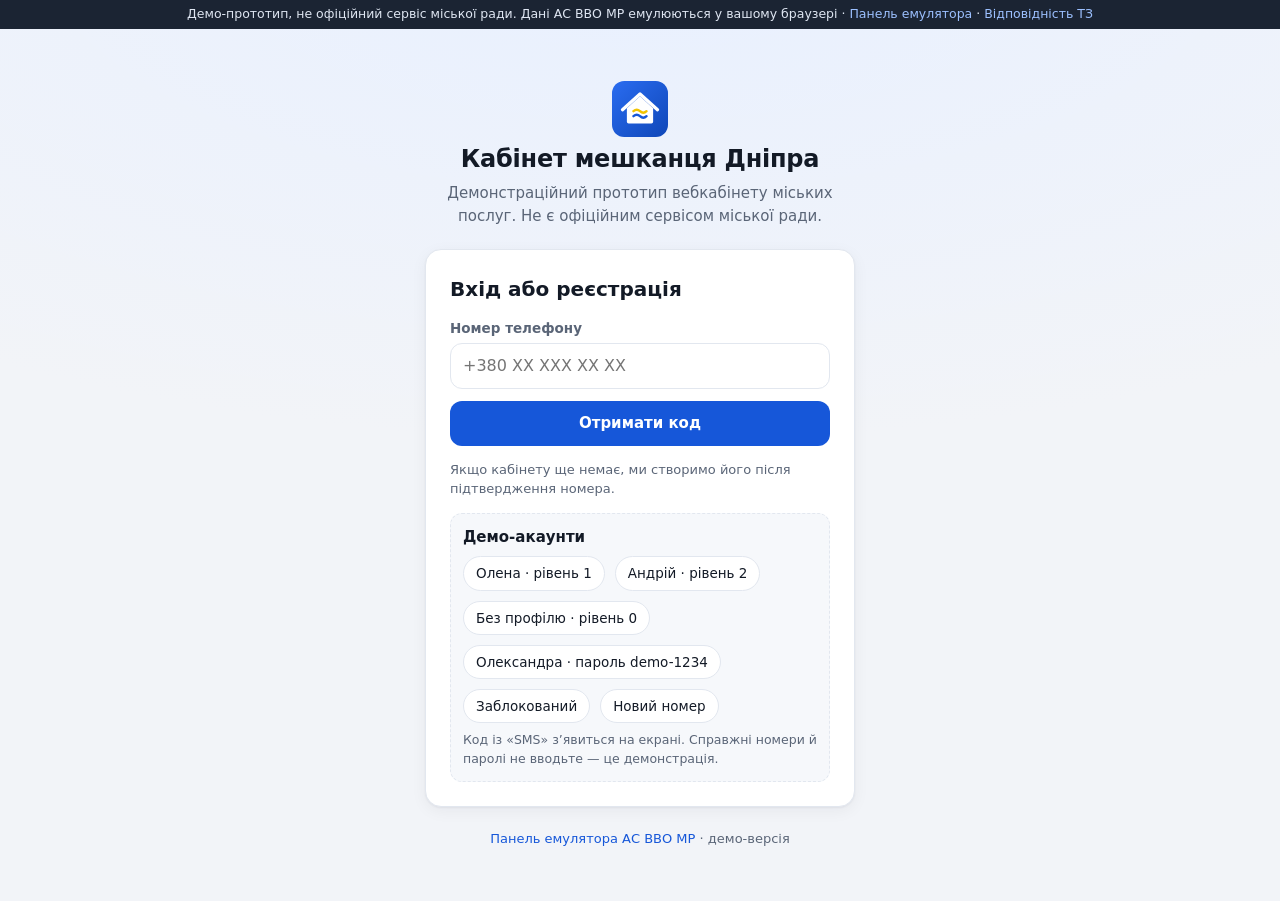
<file: index.html>
<!doctype html>
<html lang="uk">
<head>
<meta charset="utf-8">
<meta name="viewport" content="width=device-width, initial-scale=1, viewport-fit=cover">
<title>Кабінет мешканця Дніпра — демо</title>
<meta name="description" content="Демонстраційний прототип вебкабінету мешканця: міські сервіси, графіки відключень, паркування, медичний кабінет.">
<meta name="robots" content="noindex, nofollow">
<meta name="theme-color" content="#1657d9">
<link rel="manifest" href="manifest.webmanifest">
<link rel="icon" href="icons/icon.svg" type="image/svg+xml">
<link rel="apple-touch-icon" href="icons/icon-192.png">
<link rel="stylesheet" href="css/app.css">
</head>
<body>
<div id="demo-bar">Демо-прототип, не офіційний сервіс<span class="long"> міської ради. Дані АС ВВО МР емулюються у вашому браузері</span> · <a href="#/emulator">Панель емулятора</a> · <a href="docs/vidpovidnist-tz.html">Відповідність ТЗ</a></div>
<div id="app">
  <aside id="nav"></aside>
  <main id="view" tabindex="-1"></main>
  <nav id="tabbar" aria-label="Основна навігація"></nav>
</div>
<div id="toasts" aria-live="polite"></div>
<noscript><p style="padding:24px">Для роботи кабінету потрібен JavaScript.</p></noscript>
<script type="module" src="js/main.js"></script>
</body>
</html>
</file>
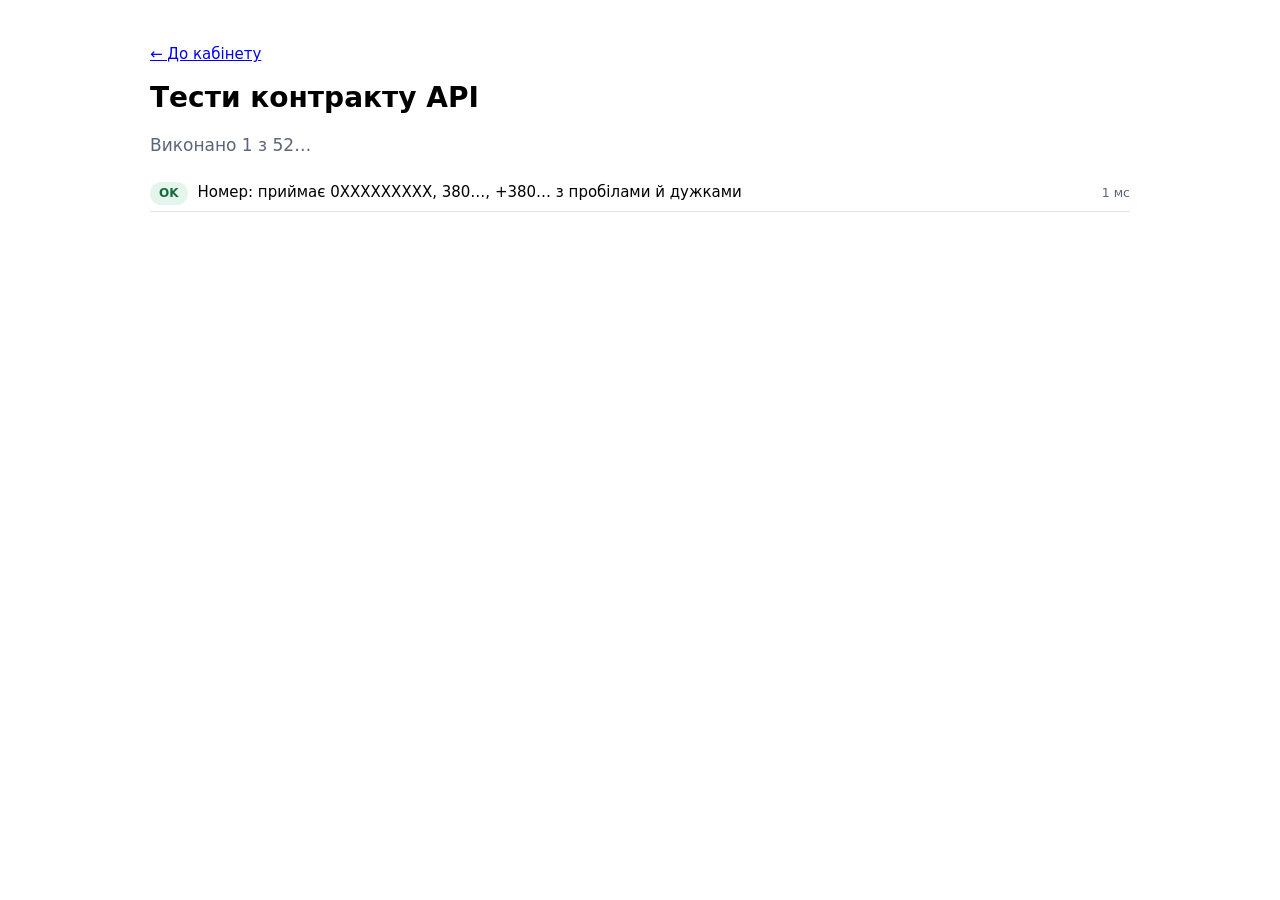
<file: tests/index.html>
<!doctype html>
<html lang="uk"><head><meta charset="utf-8"><meta name="viewport" content="width=device-width, initial-scale=1"><meta name="robots" content="noindex"><title>Тести — Кабінет мешканця Дніпра</title>
<link rel="stylesheet" href="../docs/docs.css"><style>.r{padding:6px 0;border-bottom:1px solid var(--line);display:flex;gap:10px;align-items:baseline}.r small{color:var(--muted);margin-left:auto;white-space:nowrap}.e{color:#c93434;font-size:13px;display:block}</style></head>
<body><main><p><a href="../">← До кабінету</a></p><h1>Тести контракту API</h1><p class="lead" id="sum">Виконуються…</p><div id="list"></div></main>
<script type="module">
import { run } from './api-tests.js';
const list = document.getElementById('list'), sum = document.getElementById('sum');
const res = await run((r, i, n) => { list.insertAdjacentHTML('beforeend', `<div class="r"><span class="b ${r.ok ? 'ok' : 'no'}">${r.ok ? 'OK' : 'ПОМИЛКА'}</span><span>${r.name.replace(/</g, '&lt;')}${r.err ? `<span class="e">${r.err.replace(/</g, '&lt;')}</span>` : ''}</span><small>${r.ms} мс</small></div>`); sum.textContent = `Виконано ${i} з ${n}…`; });
const bad = res.filter(r => !r.ok).length; sum.textContent = bad ? `Не пройшло ${bad} з ${res.length}` : `Пройдено всі тести: ${res.length}`;
window.__results = res;
</script></body></html>
</file>
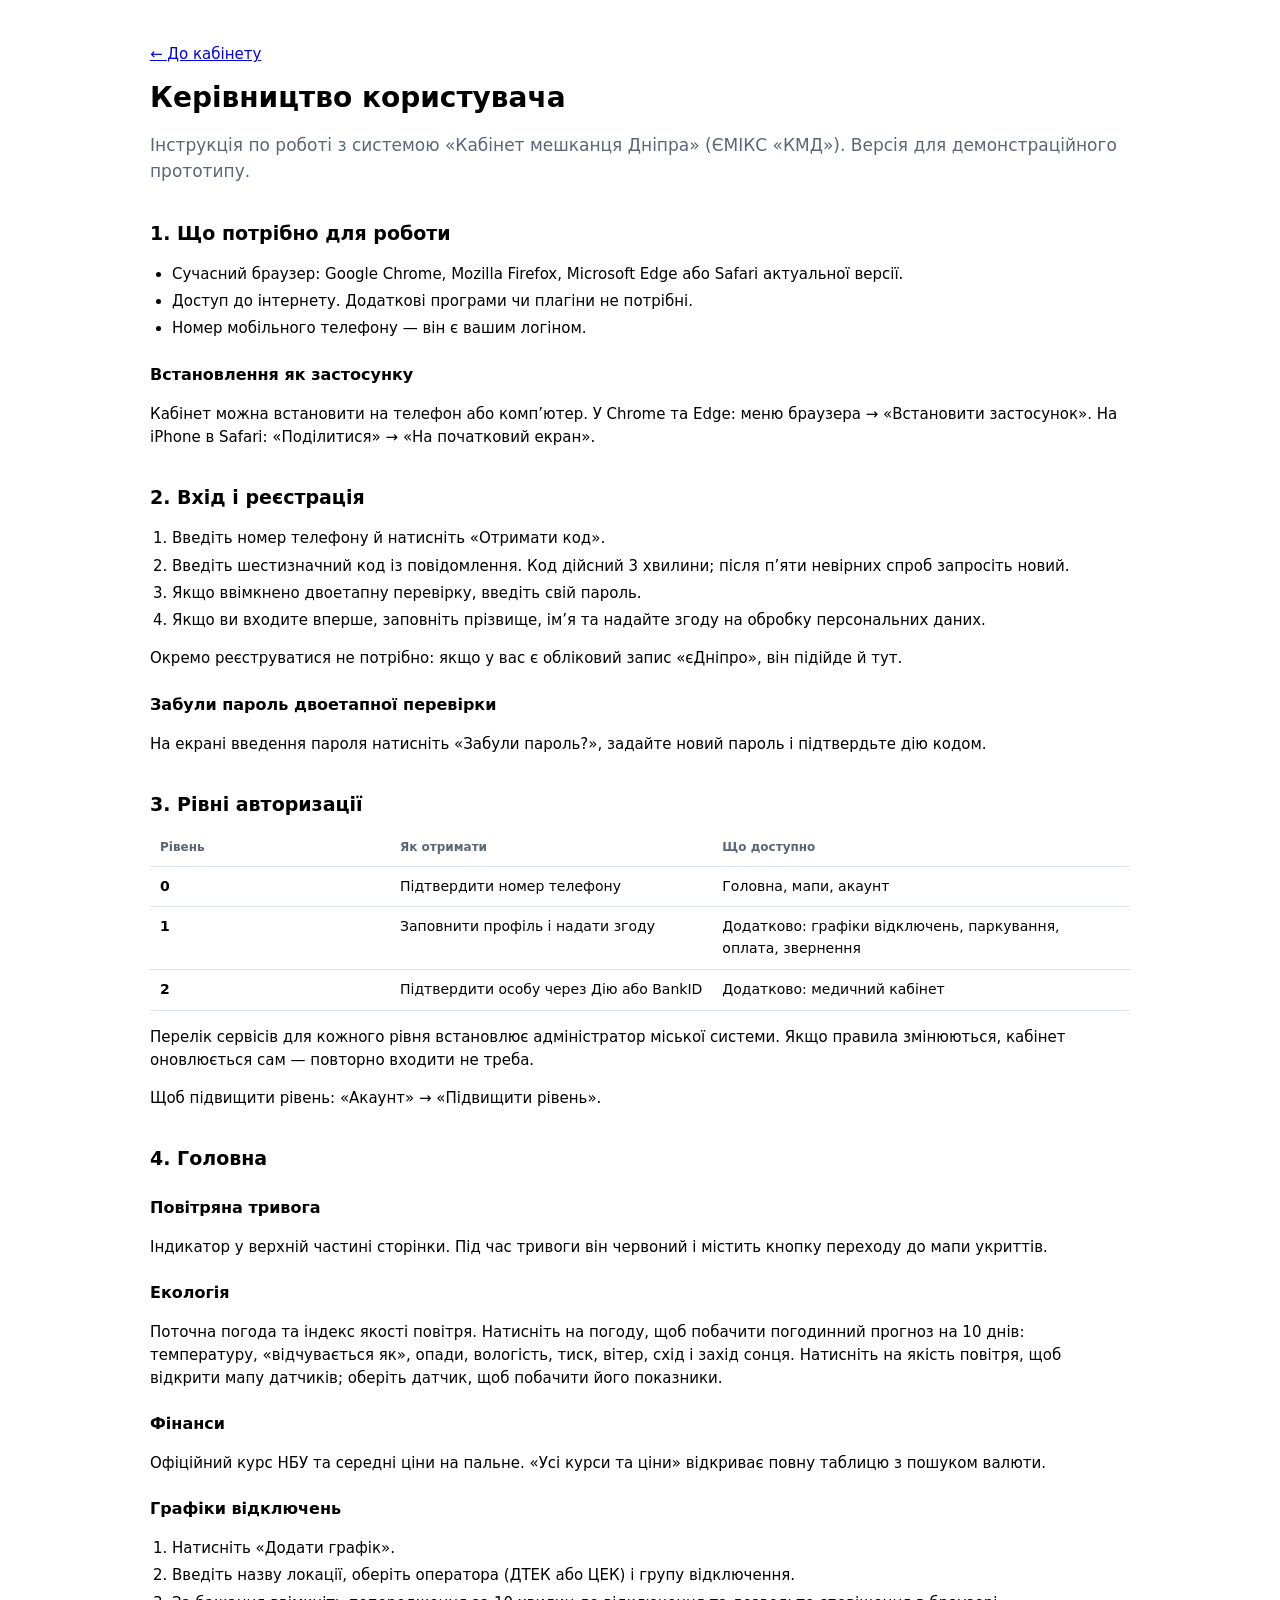
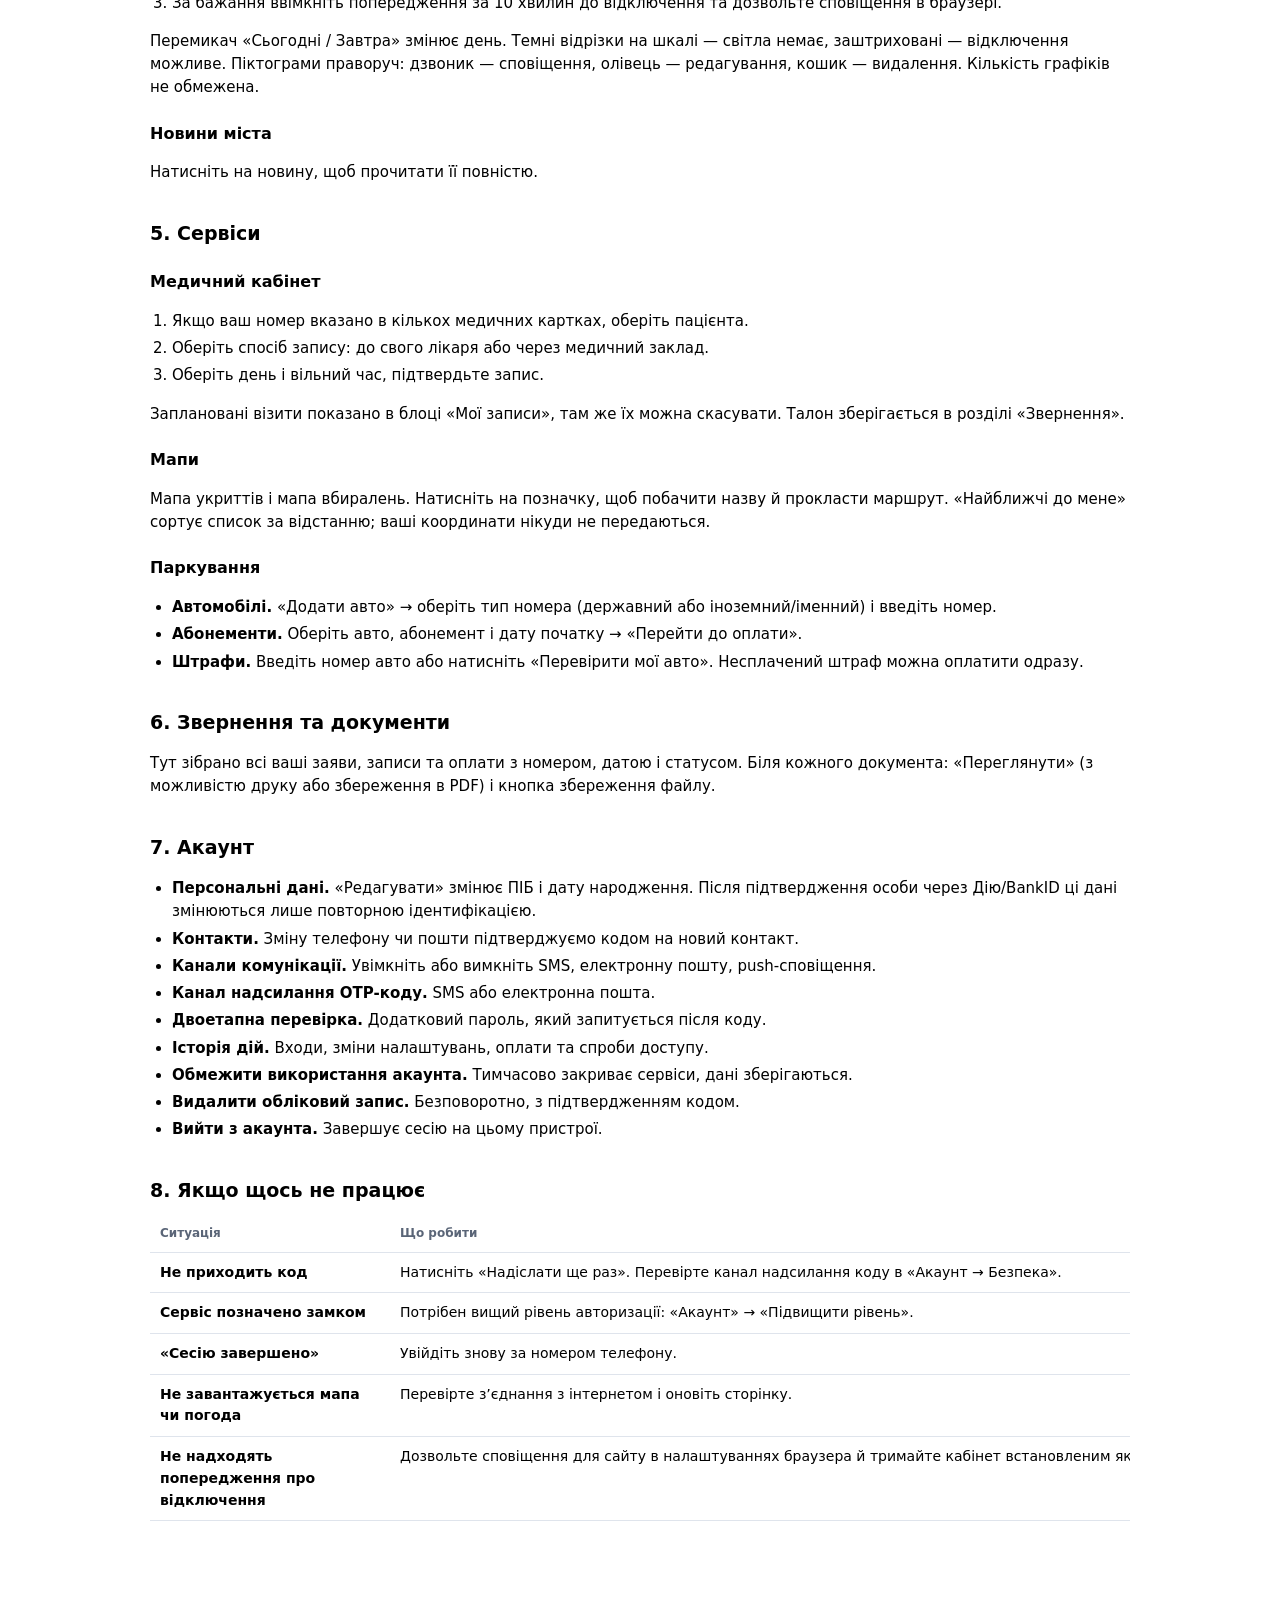
<file: docs/kerivnytstvo.html>
<!doctype html>
<html lang="uk">
<head>
<meta charset="utf-8"><meta name="viewport" content="width=device-width, initial-scale=1"><meta name="robots" content="noindex, nofollow">
<title>Керівництво користувача — Кабінет мешканця Дніпра</title>
<link rel="stylesheet" href="docs.css">
</head>
<body>
<main>
<p><a href="../">← До кабінету</a></p>
<h1>Керівництво користувача</h1>
<p class="lead">Інструкція по роботі з системою «Кабінет мешканця Дніпра» (ЄМІКС «КМД»). Версія для демонстраційного прототипу.</p>

<h2>1. Що потрібно для роботи</h2>
<ul><li>Сучасний браузер: Google Chrome, Mozilla Firefox, Microsoft Edge або Safari актуальної версії.</li><li>Доступ до інтернету. Додаткові програми чи плагіни не потрібні.</li><li>Номер мобільного телефону — він є вашим логіном.</li></ul>
<h3>Встановлення як застосунку</h3>
<p>Кабінет можна встановити на телефон або комп’ютер. У Chrome та Edge: меню браузера → «Встановити застосунок». На iPhone в Safari: «Поділитися» → «На початковий екран».</p>

<h2>2. Вхід і реєстрація</h2>
<ol><li>Введіть номер телефону й натисніть «Отримати код».</li><li>Введіть шестизначний код із повідомлення. Код дійсний 3 хвилини; після п’яти невірних спроб запросіть новий.</li><li>Якщо ввімкнено двоетапну перевірку, введіть свій пароль.</li><li>Якщо ви входите вперше, заповніть прізвище, ім’я та надайте згоду на обробку персональних даних.</li></ol>
<p>Окремо реєструватися не потрібно: якщо у вас є обліковий запис «єДніпро», він підійде й тут.</p>
<h3>Забули пароль двоетапної перевірки</h3>
<p>На екрані введення пароля натисніть «Забули пароль?», задайте новий пароль і підтвердьте дію кодом.</p>

<h2>3. Рівні авторизації</h2>
<table><tr><th>Рівень</th><th>Як отримати</th><th>Що доступно</th></tr>
<tr><td>0</td><td>Підтвердити номер телефону</td><td>Головна, мапи, акаунт</td></tr>
<tr><td>1</td><td>Заповнити профіль і надати згоду</td><td>Додатково: графіки відключень, паркування, оплата, звернення</td></tr>
<tr><td>2</td><td>Підтвердити особу через Дію або BankID</td><td>Додатково: медичний кабінет</td></tr></table>
<p>Перелік сервісів для кожного рівня встановлює адміністратор міської системи. Якщо правила змінюються, кабінет оновлюється сам — повторно входити не треба.</p>
<p>Щоб підвищити рівень: «Акаунт» → «Підвищити рівень».</p>

<h2>4. Головна</h2>
<h3>Повітряна тривога</h3><p>Індикатор у верхній частині сторінки. Під час тривоги він червоний і містить кнопку переходу до мапи укриттів.</p>
<h3>Екологія</h3><p>Поточна погода та індекс якості повітря. Натисніть на погоду, щоб побачити погодинний прогноз на 10 днів: температуру, «відчувається як», опади, вологість, тиск, вітер, схід і захід сонця. Натисніть на якість повітря, щоб відкрити мапу датчиків; оберіть датчик, щоб побачити його показники.</p>
<h3>Фінанси</h3><p>Офіційний курс НБУ та середні ціни на пальне. «Усі курси та ціни» відкриває повну таблицю з пошуком валюти.</p>
<h3>Графіки відключень</h3>
<ol><li>Натисніть «Додати графік».</li><li>Введіть назву локації, оберіть оператора (ДТЕК або ЦЕК) і групу відключення.</li><li>За бажання ввімкніть попередження за 10 хвилин до відключення та дозвольте сповіщення в браузері.</li></ol>
<p>Перемикач «Сьогодні / Завтра» змінює день. Темні відрізки на шкалі — світла немає, заштриховані — відключення можливе. Піктограми праворуч: дзвоник — сповіщення, олівець — редагування, кошик — видалення. Кількість графіків не обмежена.</p>
<h3>Новини міста</h3><p>Натисніть на новину, щоб прочитати її повністю.</p>

<h2>5. Сервіси</h2>
<h3>Медичний кабінет</h3>
<ol><li>Якщо ваш номер вказано в кількох медичних картках, оберіть пацієнта.</li><li>Оберіть спосіб запису: до свого лікаря або через медичний заклад.</li><li>Оберіть день і вільний час, підтвердьте запис.</li></ol>
<p>Заплановані візити показано в блоці «Мої записи», там же їх можна скасувати. Талон зберігається в розділі «Звернення».</p>
<h3>Мапи</h3><p>Мапа укриттів і мапа вбиралень. Натисніть на позначку, щоб побачити назву й прокласти маршрут. «Найближчі до мене» сортує список за відстанню; ваші координати нікуди не передаються.</p>
<h3>Паркування</h3>
<ul><li><b>Автомобілі.</b> «Додати авто» → оберіть тип номера (державний або іноземний/іменний) і введіть номер.</li><li><b>Абонементи.</b> Оберіть авто, абонемент і дату початку → «Перейти до оплати».</li><li><b>Штрафи.</b> Введіть номер авто або натисніть «Перевірити мої авто». Несплачений штраф можна оплатити одразу.</li></ul>

<h2>6. Звернення та документи</h2>
<p>Тут зібрано всі ваші заяви, записи та оплати з номером, датою і статусом. Біля кожного документа: «Переглянути» (з можливістю друку або збереження в PDF) і кнопка збереження файлу.</p>

<h2>7. Акаунт</h2>
<ul><li><b>Персональні дані.</b> «Редагувати» змінює ПІБ і дату народження. Після підтвердження особи через Дію/BankID ці дані змінюються лише повторною ідентифікацією.</li><li><b>Контакти.</b> Зміну телефону чи пошти підтверджуємо кодом на новий контакт.</li><li><b>Канали комунікації.</b> Увімкніть або вимкніть SMS, електронну пошту, push-сповіщення.</li><li><b>Канал надсилання OTP-коду.</b> SMS або електронна пошта.</li><li><b>Двоетапна перевірка.</b> Додатковий пароль, який запитується після коду.</li><li><b>Історія дій.</b> Входи, зміни налаштувань, оплати та спроби доступу.</li><li><b>Обмежити використання акаунта.</b> Тимчасово закриває сервіси, дані зберігаються.</li><li><b>Видалити обліковий запис.</b> Безповоротно, з підтвердженням кодом.</li><li><b>Вийти з акаунта.</b> Завершує сесію на цьому пристрої.</li></ul>

<h2>8. Якщо щось не працює</h2>
<table><tr><th>Ситуація</th><th>Що робити</th></tr>
<tr><td>Не приходить код</td><td>Натисніть «Надіслати ще раз». Перевірте канал надсилання коду в «Акаунт → Безпека».</td></tr>
<tr><td>Сервіс позначено замком</td><td>Потрібен вищий рівень авторизації: «Акаунт» → «Підвищити рівень».</td></tr>
<tr><td>«Сесію завершено»</td><td>Увійдіть знову за номером телефону.</td></tr>
<tr><td>Не завантажується мапа чи погода</td><td>Перевірте з’єднання з інтернетом і оновіть сторінку.</td></tr>
<tr><td>Не надходять попередження про відключення</td><td>Дозвольте сповіщення для сайту в налаштуваннях браузера й тримайте кабінет встановленим як застосунок.</td></tr></table>
</main>
</body>
</html>
</file>
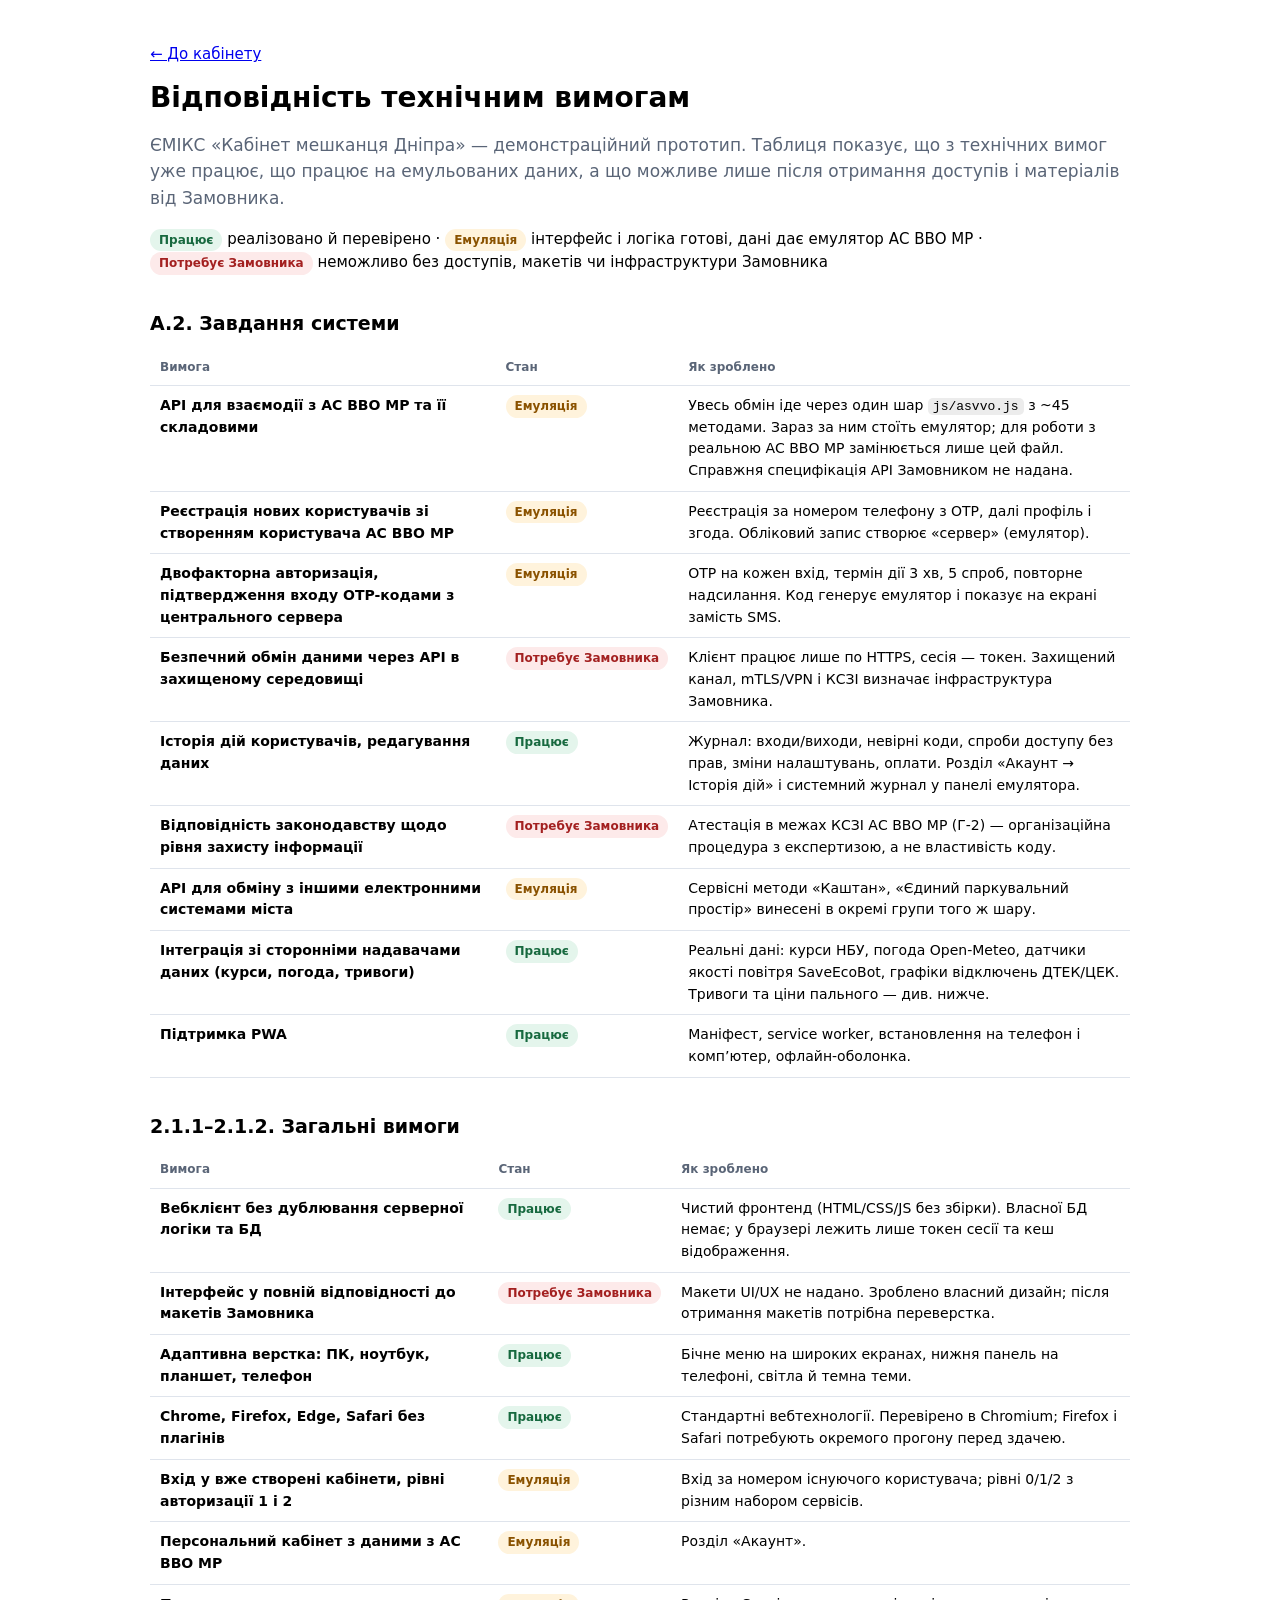
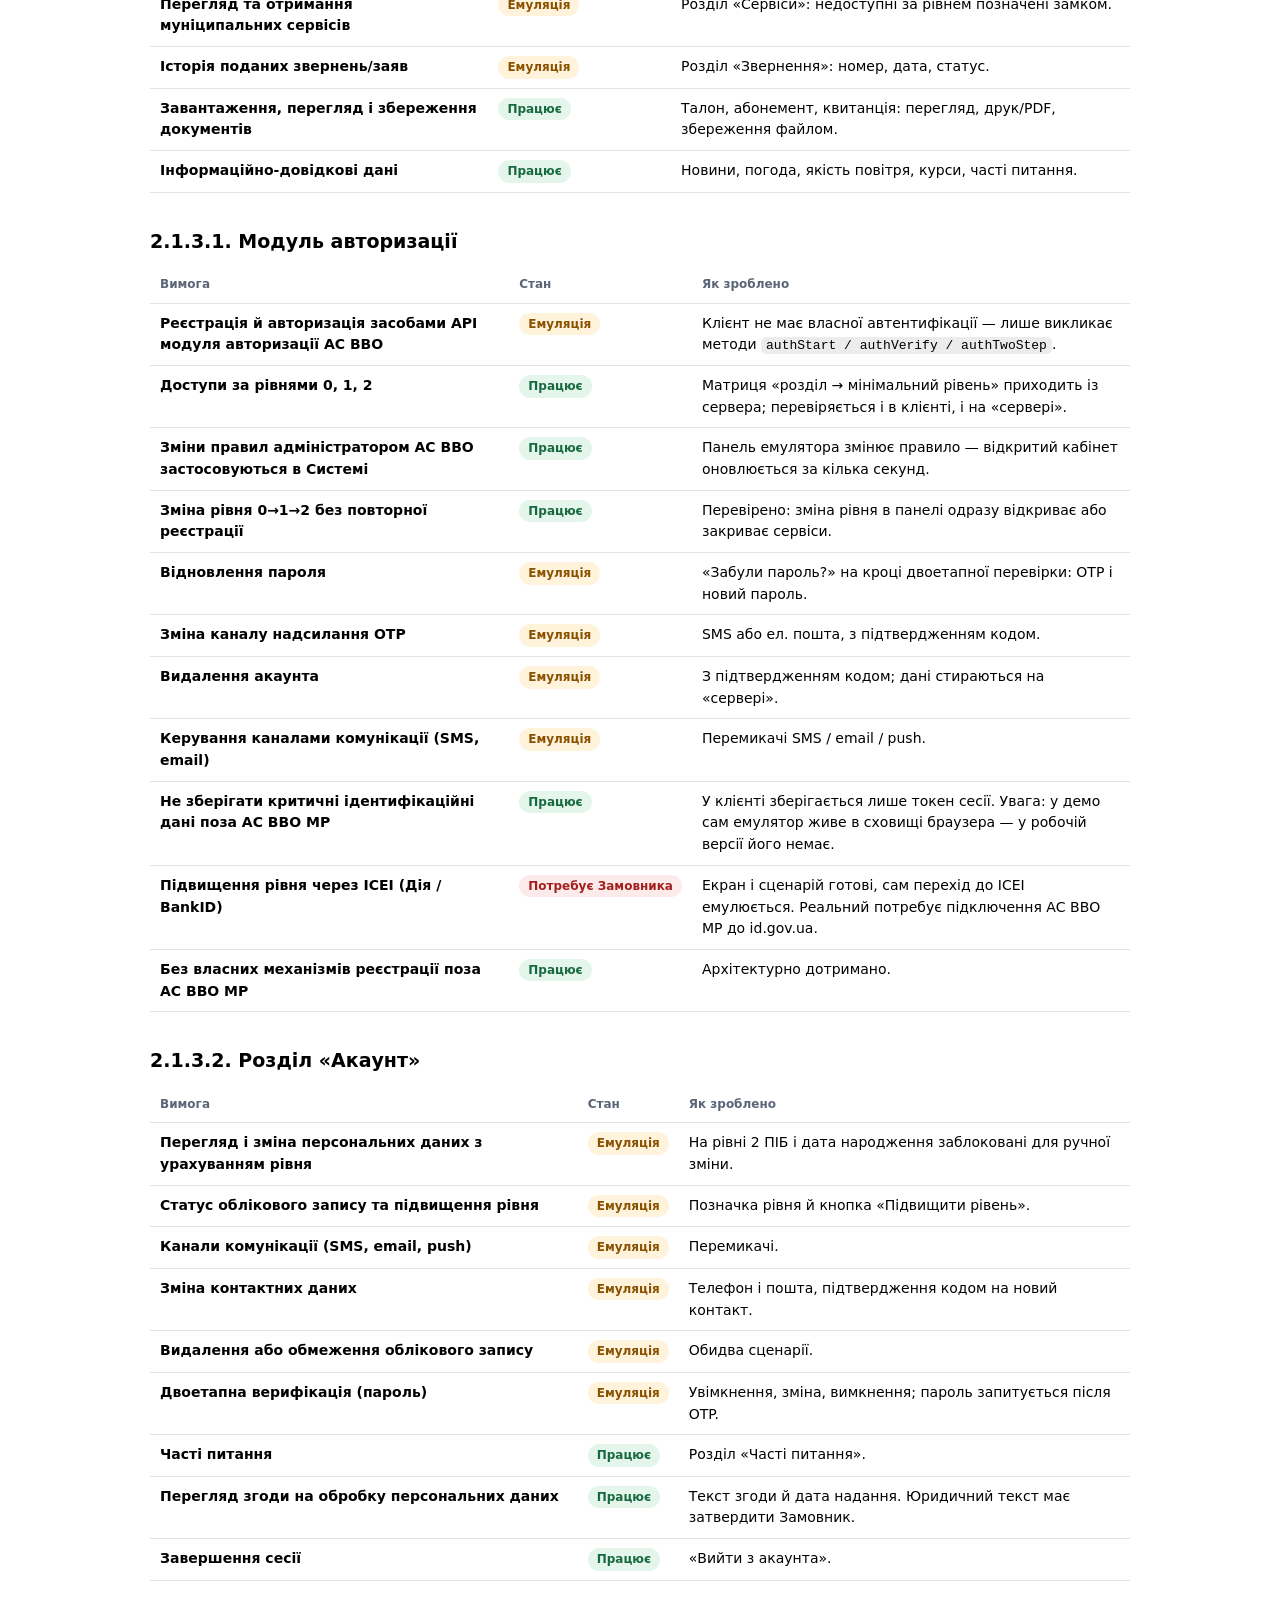
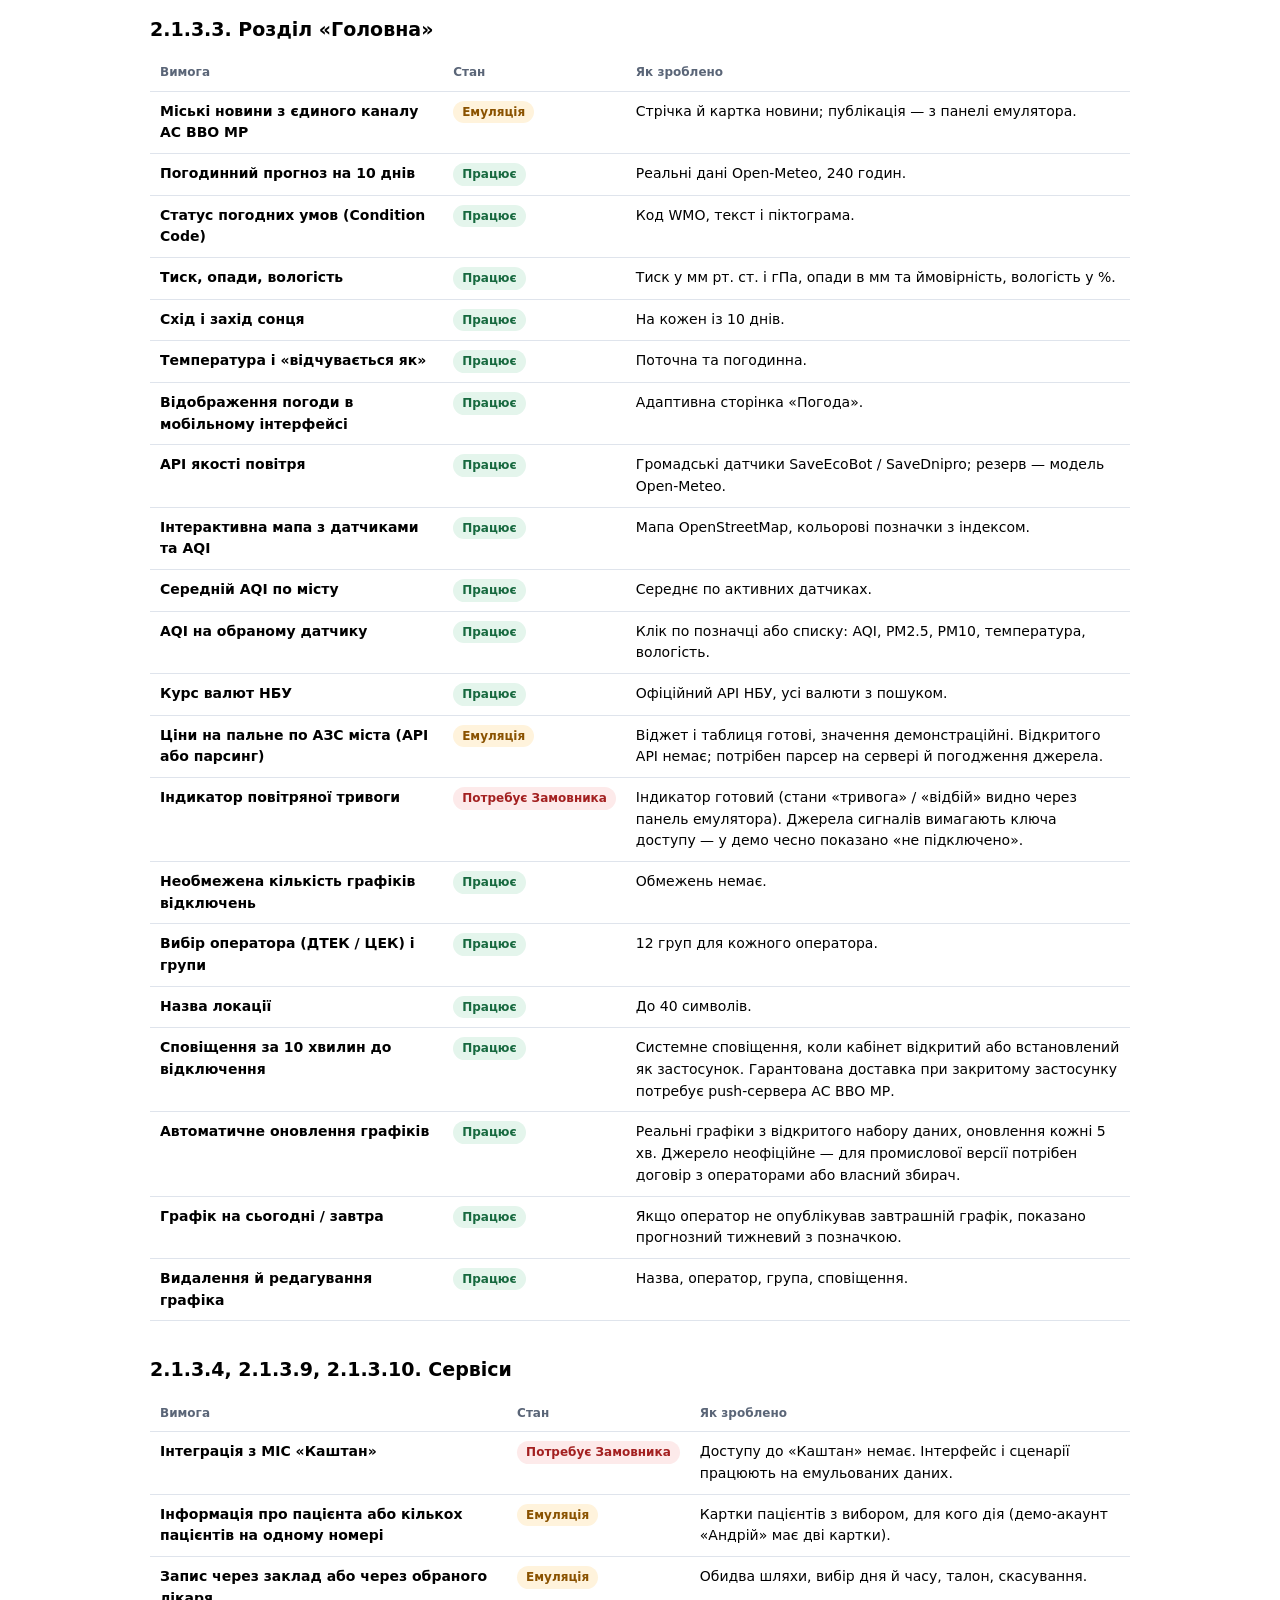
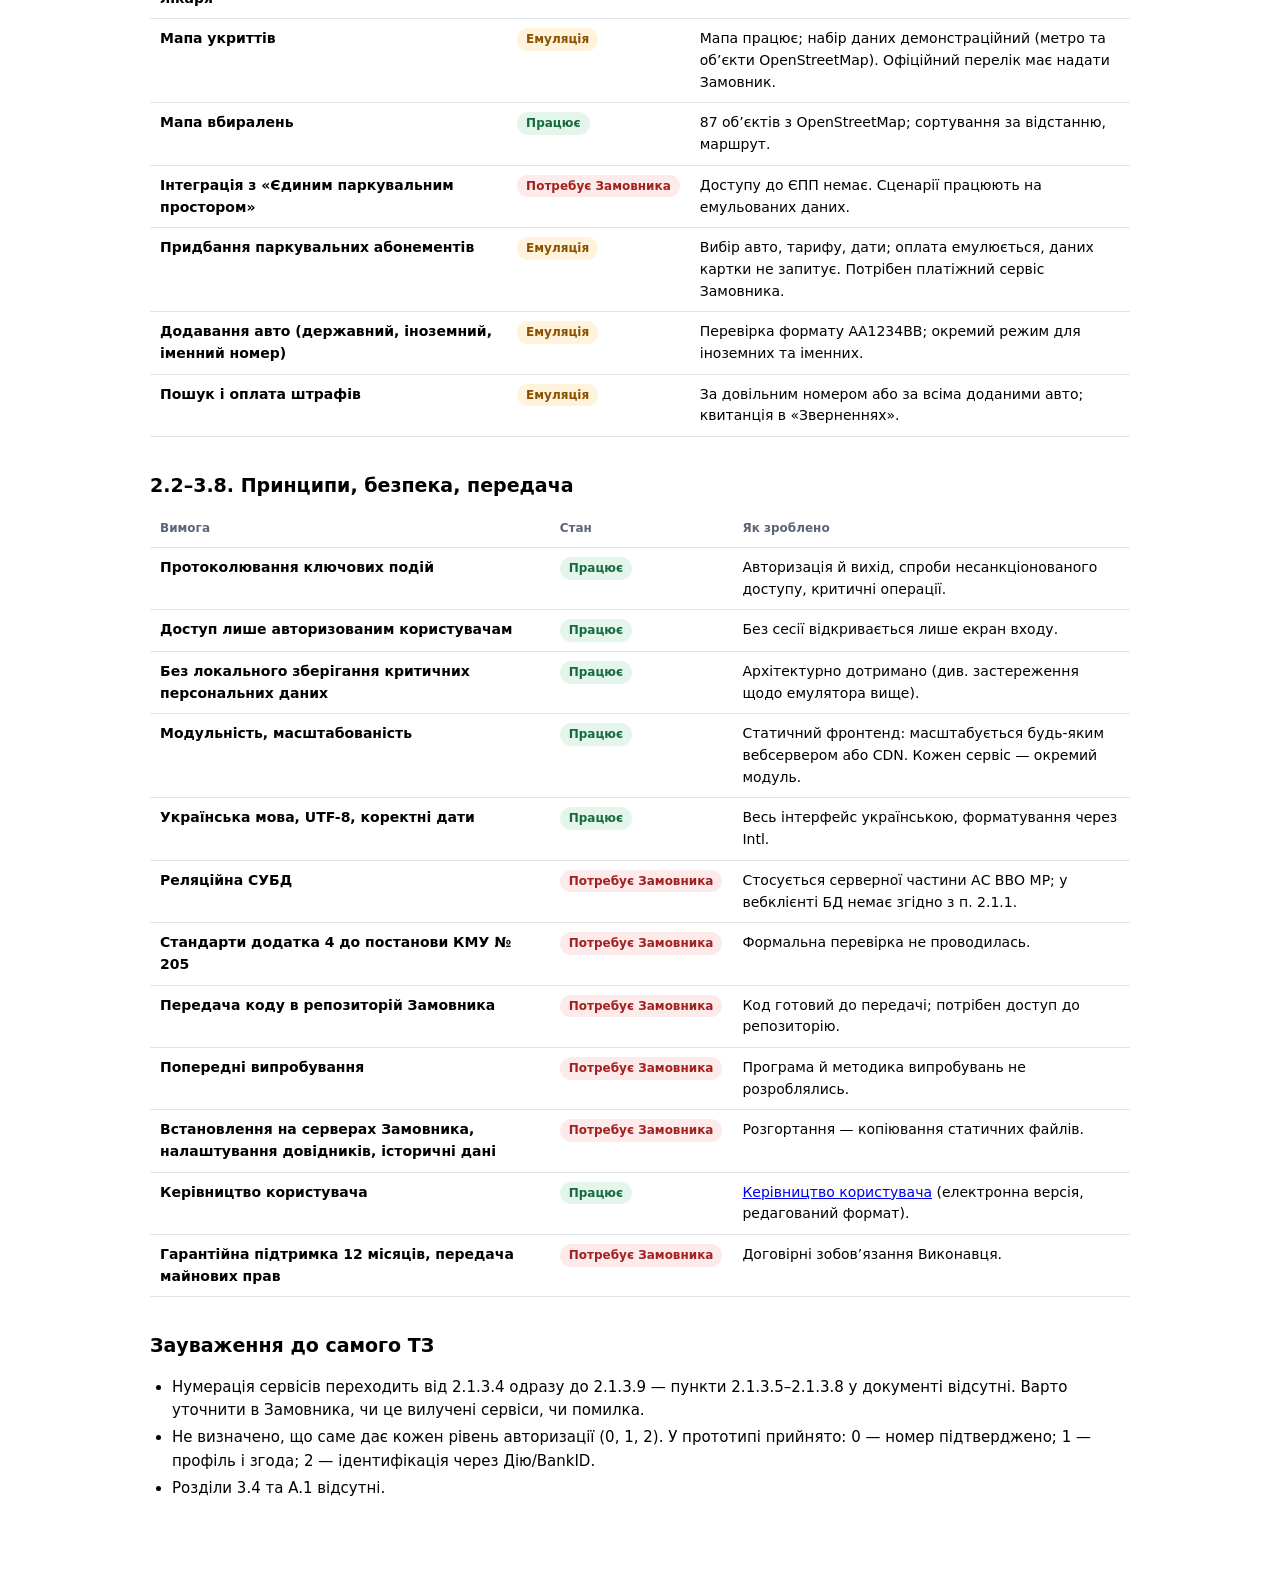
<file: docs/vidpovidnist-tz.html>
<!doctype html>
<html lang="uk">
<head>
<meta charset="utf-8"><meta name="viewport" content="width=device-width, initial-scale=1"><meta name="robots" content="noindex, nofollow">
<title>Відповідність ТЗ — Кабінет мешканця Дніпра (демо)</title>
<link rel="stylesheet" href="docs.css">
</head>
<body>
<main>
<p><a href="../">← До кабінету</a></p>
<h1>Відповідність технічним вимогам</h1>
<p class="lead">ЄМІКС «Кабінет мешканця Дніпра» — демонстраційний прототип. Таблиця показує, що з технічних вимог уже працює, що працює на емульованих даних, а що можливе лише після отримання доступів і матеріалів від Замовника.</p>
<p><span class="b ok">Працює</span> реалізовано й перевірено · <span class="b emu">Емуляція</span> інтерфейс і логіка готові, дані дає емулятор АС ВВО МР · <span class="b no">Потребує Замовника</span> неможливо без доступів, макетів чи інфраструктури Замовника</p>

<h2>A.2. Завдання системи</h2>
<table>
<tr><th>Вимога</th><th>Стан</th><th>Як зроблено</th></tr>
<tr><td>API для взаємодії з АС ВВО МР та її складовими</td><td><span class="b emu">Емуляція</span></td><td>Увесь обмін іде через один шар <code>js/asvvo.js</code> з ~45 методами. Зараз за ним стоїть емулятор; для роботи з реальною АС ВВО МР замінюється лише цей файл. Справжня специфікація API Замовником не надана.</td></tr>
<tr><td>Реєстрація нових користувачів зі створенням користувача АС ВВО МР</td><td><span class="b emu">Емуляція</span></td><td>Реєстрація за номером телефону з OTP, далі профіль і згода. Обліковий запис створює «сервер» (емулятор).</td></tr>
<tr><td>Двофакторна авторизація, підтвердження входу OTP-кодами з центрального сервера</td><td><span class="b emu">Емуляція</span></td><td>OTP на кожен вхід, термін дії 3 хв, 5 спроб, повторне надсилання. Код генерує емулятор і показує на екрані замість SMS.</td></tr>
<tr><td>Безпечний обмін даними через API в захищеному середовищі</td><td><span class="b no">Потребує Замовника</span></td><td>Клієнт працює лише по HTTPS, сесія — токен. Захищений канал, mTLS/VPN і КСЗІ визначає інфраструктура Замовника.</td></tr>
<tr><td>Історія дій користувачів, редагування даних</td><td><span class="b ok">Працює</span></td><td>Журнал: входи/виходи, невірні коди, спроби доступу без прав, зміни налаштувань, оплати. Розділ «Акаунт → Історія дій» і системний журнал у панелі емулятора.</td></tr>
<tr><td>Відповідність законодавству щодо рівня захисту інформації</td><td><span class="b no">Потребує Замовника</span></td><td>Атестація в межах КСЗІ АС ВВО МР (Г-2) — організаційна процедура з експертизою, а не властивість коду.</td></tr>
<tr><td>API для обміну з іншими електронними системами міста</td><td><span class="b emu">Емуляція</span></td><td>Сервісні методи «Каштан», «Єдиний паркувальний простір» винесені в окремі групи того ж шару.</td></tr>
<tr><td>Інтеграція зі сторонніми надавачами даних (курси, погода, тривоги)</td><td><span class="b ok">Працює</span></td><td>Реальні дані: курси НБУ, погода Open-Meteo, датчики якості повітря SaveEcoBot, графіки відключень ДТЕК/ЦЕК. Тривоги та ціни пального — див. нижче.</td></tr>
<tr><td>Підтримка PWA</td><td><span class="b ok">Працює</span></td><td>Маніфест, service worker, встановлення на телефон і комп’ютер, офлайн-оболонка.</td></tr>
</table>

<h2>2.1.1–2.1.2. Загальні вимоги</h2>
<table>
<tr><th>Вимога</th><th>Стан</th><th>Як зроблено</th></tr>
<tr><td>Вебклієнт без дублювання серверної логіки та БД</td><td><span class="b ok">Працює</span></td><td>Чистий фронтенд (HTML/CSS/JS без збірки). Власної БД немає; у браузері лежить лише токен сесії та кеш відображення.</td></tr>
<tr><td>Інтерфейс у повній відповідності до макетів Замовника</td><td><span class="b no">Потребує Замовника</span></td><td>Макети UI/UX не надано. Зроблено власний дизайн; після отримання макетів потрібна переверстка.</td></tr>
<tr><td>Адаптивна верстка: ПК, ноутбук, планшет, телефон</td><td><span class="b ok">Працює</span></td><td>Бічне меню на широких екранах, нижня панель на телефоні, світла й темна теми.</td></tr>
<tr><td>Chrome, Firefox, Edge, Safari без плагінів</td><td><span class="b ok">Працює</span></td><td>Стандартні вебтехнології. Перевірено в Chromium; Firefox і Safari потребують окремого прогону перед здачею.</td></tr>
<tr><td>Вхід у вже створені кабінети, рівні авторизації 1 і 2</td><td><span class="b emu">Емуляція</span></td><td>Вхід за номером існуючого користувача; рівні 0/1/2 з різним набором сервісів.</td></tr>
<tr><td>Персональний кабінет з даними з АС ВВО МР</td><td><span class="b emu">Емуляція</span></td><td>Розділ «Акаунт».</td></tr>
<tr><td>Перегляд та отримання муніципальних сервісів</td><td><span class="b emu">Емуляція</span></td><td>Розділ «Сервіси»: недоступні за рівнем позначені замком.</td></tr>
<tr><td>Історія поданих звернень/заяв</td><td><span class="b emu">Емуляція</span></td><td>Розділ «Звернення»: номер, дата, статус.</td></tr>
<tr><td>Завантаження, перегляд і збереження документів</td><td><span class="b ok">Працює</span></td><td>Талон, абонемент, квитанція: перегляд, друк/PDF, збереження файлом.</td></tr>
<tr><td>Інформаційно-довідкові дані</td><td><span class="b ok">Працює</span></td><td>Новини, погода, якість повітря, курси, часті питання.</td></tr>
</table>

<h2>2.1.3.1. Модуль авторизації</h2>
<table>
<tr><th>Вимога</th><th>Стан</th><th>Як зроблено</th></tr>
<tr><td>Реєстрація й авторизація засобами API модуля авторизації АС ВВО</td><td><span class="b emu">Емуляція</span></td><td>Клієнт не має власної автентифікації — лише викликає методи <code>authStart / authVerify / authTwoStep</code>.</td></tr>
<tr><td>Доступи за рівнями 0, 1, 2</td><td><span class="b ok">Працює</span></td><td>Матриця «розділ → мінімальний рівень» приходить із сервера; перевіряється і в клієнті, і на «сервері».</td></tr>
<tr><td>Зміни правил адміністратором АС ВВО застосовуються в Системі</td><td><span class="b ok">Працює</span></td><td>Панель емулятора змінює правило — відкритий кабінет оновлюється за кілька секунд.</td></tr>
<tr><td>Зміна рівня 0→1→2 без повторної реєстрації</td><td><span class="b ok">Працює</span></td><td>Перевірено: зміна рівня в панелі одразу відкриває або закриває сервіси.</td></tr>
<tr><td>Відновлення пароля</td><td><span class="b emu">Емуляція</span></td><td>«Забули пароль?» на кроці двоетапної перевірки: OTP і новий пароль.</td></tr>
<tr><td>Зміна каналу надсилання OTP</td><td><span class="b emu">Емуляція</span></td><td>SMS або ел. пошта, з підтвердженням кодом.</td></tr>
<tr><td>Видалення акаунта</td><td><span class="b emu">Емуляція</span></td><td>З підтвердженням кодом; дані стираються на «сервері».</td></tr>
<tr><td>Керування каналами комунікації (SMS, email)</td><td><span class="b emu">Емуляція</span></td><td>Перемикачі SMS / email / push.</td></tr>
<tr><td>Не зберігати критичні ідентифікаційні дані поза АС ВВО МР</td><td><span class="b ok">Працює</span></td><td>У клієнті зберігається лише токен сесії. Увага: у демо сам емулятор живе в сховищі браузера — у робочій версії його немає.</td></tr>
<tr><td>Підвищення рівня через ІСЕІ (Дія / BankID)</td><td><span class="b no">Потребує Замовника</span></td><td>Екран і сценарій готові, сам перехід до ІСЕІ емулюється. Реальний потребує підключення АС ВВО МР до id.gov.ua.</td></tr>
<tr><td>Без власних механізмів реєстрації поза АС ВВО МР</td><td><span class="b ok">Працює</span></td><td>Архітектурно дотримано.</td></tr>
</table>

<h2>2.1.3.2. Розділ «Акаунт»</h2>
<table>
<tr><th>Вимога</th><th>Стан</th><th>Як зроблено</th></tr>
<tr><td>Перегляд і зміна персональних даних з урахуванням рівня</td><td><span class="b emu">Емуляція</span></td><td>На рівні 2 ПІБ і дата народження заблоковані для ручної зміни.</td></tr>
<tr><td>Статус облікового запису та підвищення рівня</td><td><span class="b emu">Емуляція</span></td><td>Позначка рівня й кнопка «Підвищити рівень».</td></tr>
<tr><td>Канали комунікації (SMS, email, push)</td><td><span class="b emu">Емуляція</span></td><td>Перемикачі.</td></tr>
<tr><td>Зміна контактних даних</td><td><span class="b emu">Емуляція</span></td><td>Телефон і пошта, підтвердження кодом на новий контакт.</td></tr>
<tr><td>Видалення або обмеження облікового запису</td><td><span class="b emu">Емуляція</span></td><td>Обидва сценарії.</td></tr>
<tr><td>Двоетапна верифікація (пароль)</td><td><span class="b emu">Емуляція</span></td><td>Увімкнення, зміна, вимкнення; пароль запитується після OTP.</td></tr>
<tr><td>Часті питання</td><td><span class="b ok">Працює</span></td><td>Розділ «Часті питання».</td></tr>
<tr><td>Перегляд згоди на обробку персональних даних</td><td><span class="b ok">Працює</span></td><td>Текст згоди й дата надання. Юридичний текст має затвердити Замовник.</td></tr>
<tr><td>Завершення сесії</td><td><span class="b ok">Працює</span></td><td>«Вийти з акаунта».</td></tr>
</table>

<h2>2.1.3.3. Розділ «Головна»</h2>
<table>
<tr><th>Вимога</th><th>Стан</th><th>Як зроблено</th></tr>
<tr><td>Міські новини з єдиного каналу АС ВВО МР</td><td><span class="b emu">Емуляція</span></td><td>Стрічка й картка новини; публікація — з панелі емулятора.</td></tr>
<tr><td>Погодинний прогноз на 10 днів</td><td><span class="b ok">Працює</span></td><td>Реальні дані Open-Meteo, 240 годин.</td></tr>
<tr><td>Статус погодних умов (Condition Code)</td><td><span class="b ok">Працює</span></td><td>Код WMO, текст і піктограма.</td></tr>
<tr><td>Тиск, опади, вологість</td><td><span class="b ok">Працює</span></td><td>Тиск у мм рт. ст. і гПа, опади в мм та ймовірність, вологість у %.</td></tr>
<tr><td>Схід і захід сонця</td><td><span class="b ok">Працює</span></td><td>На кожен із 10 днів.</td></tr>
<tr><td>Температура і «відчувається як»</td><td><span class="b ok">Працює</span></td><td>Поточна та погодинна.</td></tr>
<tr><td>Відображення погоди в мобільному інтерфейсі</td><td><span class="b ok">Працює</span></td><td>Адаптивна сторінка «Погода».</td></tr>
<tr><td>API якості повітря</td><td><span class="b ok">Працює</span></td><td>Громадські датчики SaveEcoBot / SaveDnipro; резерв — модель Open-Meteo.</td></tr>
<tr><td>Інтерактивна мапа з датчиками та AQI</td><td><span class="b ok">Працює</span></td><td>Мапа OpenStreetMap, кольорові позначки з індексом.</td></tr>
<tr><td>Середній AQI по місту</td><td><span class="b ok">Працює</span></td><td>Середнє по активних датчиках.</td></tr>
<tr><td>AQI на обраному датчику</td><td><span class="b ok">Працює</span></td><td>Клік по позначці або списку: AQI, PM2.5, PM10, температура, вологість.</td></tr>
<tr><td>Курс валют НБУ</td><td><span class="b ok">Працює</span></td><td>Офіційний API НБУ, усі валюти з пошуком.</td></tr>
<tr><td>Ціни на пальне по АЗС міста (API або парсинг)</td><td><span class="b emu">Емуляція</span></td><td>Віджет і таблиця готові, значення демонстраційні. Відкритого API немає; потрібен парсер на сервері й погодження джерела.</td></tr>
<tr><td>Індикатор повітряної тривоги</td><td><span class="b no">Потребує Замовника</span></td><td>Індикатор готовий (стани «тривога» / «відбій» видно через панель емулятора). Джерела сигналів вимагають ключа доступу — у демо чесно показано «не підключено».</td></tr>
<tr><td>Необмежена кількість графіків відключень</td><td><span class="b ok">Працює</span></td><td>Обмежень немає.</td></tr>
<tr><td>Вибір оператора (ДТЕК / ЦЕК) і групи</td><td><span class="b ok">Працює</span></td><td>12 груп для кожного оператора.</td></tr>
<tr><td>Назва локації</td><td><span class="b ok">Працює</span></td><td>До 40 символів.</td></tr>
<tr><td>Сповіщення за 10 хвилин до відключення</td><td><span class="b ok">Працює</span></td><td>Системне сповіщення, коли кабінет відкритий або встановлений як застосунок. Гарантована доставка при закритому застосунку потребує push-сервера АС ВВО МР.</td></tr>
<tr><td>Автоматичне оновлення графіків</td><td><span class="b ok">Працює</span></td><td>Реальні графіки з відкритого набору даних, оновлення кожні 5 хв. Джерело неофіційне — для промислової версії потрібен договір з операторами або власний збирач.</td></tr>
<tr><td>Графік на сьогодні / завтра</td><td><span class="b ok">Працює</span></td><td>Якщо оператор не опублікував завтрашній графік, показано прогнозний тижневий з позначкою.</td></tr>
<tr><td>Видалення й редагування графіка</td><td><span class="b ok">Працює</span></td><td>Назва, оператор, група, сповіщення.</td></tr>
</table>

<h2>2.1.3.4, 2.1.3.9, 2.1.3.10. Сервіси</h2>
<table>
<tr><th>Вимога</th><th>Стан</th><th>Як зроблено</th></tr>
<tr><td>Інтеграція з МІС «Каштан»</td><td><span class="b no">Потребує Замовника</span></td><td>Доступу до «Каштан» немає. Інтерфейс і сценарії працюють на емульованих даних.</td></tr>
<tr><td>Інформація про пацієнта або кількох пацієнтів на одному номері</td><td><span class="b emu">Емуляція</span></td><td>Картки пацієнтів з вибором, для кого дія (демо-акаунт «Андрій» має дві картки).</td></tr>
<tr><td>Запис через заклад або через обраного лікаря</td><td><span class="b emu">Емуляція</span></td><td>Обидва шляхи, вибір дня й часу, талон, скасування.</td></tr>
<tr><td>Мапа укриттів</td><td><span class="b emu">Емуляція</span></td><td>Мапа працює; набір даних демонстраційний (метро та об’єкти OpenStreetMap). Офіційний перелік має надати Замовник.</td></tr>
<tr><td>Мапа вбиралень</td><td><span class="b ok">Працює</span></td><td>87 об’єктів з OpenStreetMap; сортування за відстанню, маршрут.</td></tr>
<tr><td>Інтеграція з «Єдиним паркувальним простором»</td><td><span class="b no">Потребує Замовника</span></td><td>Доступу до ЄПП немає. Сценарії працюють на емульованих даних.</td></tr>
<tr><td>Придбання паркувальних абонементів</td><td><span class="b emu">Емуляція</span></td><td>Вибір авто, тарифу, дати; оплата емулюється, даних картки не запитує. Потрібен платіжний сервіс Замовника.</td></tr>
<tr><td>Додавання авто (державний, іноземний, іменний номер)</td><td><span class="b emu">Емуляція</span></td><td>Перевірка формату АА1234ВВ; окремий режим для іноземних та іменних.</td></tr>
<tr><td>Пошук і оплата штрафів</td><td><span class="b emu">Емуляція</span></td><td>За довільним номером або за всіма доданими авто; квитанція в «Зверненнях».</td></tr>
</table>

<h2>2.2–3.8. Принципи, безпека, передача</h2>
<table>
<tr><th>Вимога</th><th>Стан</th><th>Як зроблено</th></tr>
<tr><td>Протоколювання ключових подій</td><td><span class="b ok">Працює</span></td><td>Авторизація й вихід, спроби несанкціонованого доступу, критичні операції.</td></tr>
<tr><td>Доступ лише авторизованим користувачам</td><td><span class="b ok">Працює</span></td><td>Без сесії відкривається лише екран входу.</td></tr>
<tr><td>Без локального зберігання критичних персональних даних</td><td><span class="b ok">Працює</span></td><td>Архітектурно дотримано (див. застереження щодо емулятора вище).</td></tr>
<tr><td>Модульність, масштабованість</td><td><span class="b ok">Працює</span></td><td>Статичний фронтенд: масштабується будь-яким вебсервером або CDN. Кожен сервіс — окремий модуль.</td></tr>
<tr><td>Українська мова, UTF-8, коректні дати</td><td><span class="b ok">Працює</span></td><td>Весь інтерфейс українською, форматування через Intl.</td></tr>
<tr><td>Реляційна СУБД</td><td><span class="b no">Потребує Замовника</span></td><td>Стосується серверної частини АС ВВО МР; у вебклієнті БД немає згідно з п. 2.1.1.</td></tr>
<tr><td>Стандарти додатка 4 до постанови КМУ № 205</td><td><span class="b no">Потребує Замовника</span></td><td>Формальна перевірка не проводилась.</td></tr>
<tr><td>Передача коду в репозиторій Замовника</td><td><span class="b no">Потребує Замовника</span></td><td>Код готовий до передачі; потрібен доступ до репозиторію.</td></tr>
<tr><td>Попередні випробування</td><td><span class="b no">Потребує Замовника</span></td><td>Програма й методика випробувань не розроблялись.</td></tr>
<tr><td>Встановлення на серверах Замовника, налаштування довідників, історичні дані</td><td><span class="b no">Потребує Замовника</span></td><td>Розгортання — копіювання статичних файлів.</td></tr>
<tr><td>Керівництво користувача</td><td><span class="b ok">Працює</span></td><td><a href="kerivnytstvo.html">Керівництво користувача</a> (електронна версія, редагований формат).</td></tr>
<tr><td>Гарантійна підтримка 12 місяців, передача майнових прав</td><td><span class="b no">Потребує Замовника</span></td><td>Договірні зобов’язання Виконавця.</td></tr>
</table>

<h2>Зауваження до самого ТЗ</h2>
<ul>
<li>Нумерація сервісів переходить від 2.1.3.4 одразу до 2.1.3.9 — пункти 2.1.3.5–2.1.3.8 у документі відсутні. Варто уточнити в Замовника, чи це вилучені сервіси, чи помилка.</li>
<li>Не визначено, що саме дає кожен рівень авторизації (0, 1, 2). У прототипі прийнято: 0 — номер підтверджено; 1 — профіль і згода; 2 — ідентифікація через Дію/BankID.</li>
<li>Розділи 3.4 та A.1 відсутні.</li>
</ul>
</main>
</body>
</html>
</file>
<file: css/app.css>
:root {
  --bg: #f2f4f8; --surface: #fff; --surface2: #f6f8fb; --line: #e2e7ef; --text: #131a26; --muted: #5a6577;
  --pri: #1657d9; --pri-h: #0f47b8; --pri-soft: #e8f0ff; --on-pri: #fff;
  --ok: #17693f; --ok-soft: #e4f5ec; --warn: #8a5200; --warn-soft: #fff3dc; --err: #c93434; --err-soft: #fdeaea;
  --r: 16px; --r-sm: 10px; --shadow: 0 1px 2px rgba(16, 24, 40, .05), 0 4px 16px rgba(16, 24, 40, .05);
  --nav-w: 248px; color-scheme: light;
}
@media (prefers-color-scheme: dark) {
  :root { --bg: #0d1219; --surface: #161d28; --surface2: #1c2533; --line: #2a3546; --text: #e8edf5; --muted: #9aa7ba;
    --pri: #6c9dff; --pri-h: #8ab1ff; --pri-soft: #1b2a47; --on-pri: #08152e;
    --ok: #4cc38a; --ok-soft: #12301f; --warn: #f0b24a; --warn-soft: #33270f; --err: #ff7b7b; --err-soft: #3a1717;
    --shadow: 0 1px 2px rgba(0, 0, 0, .3); color-scheme: dark; }
}
* { box-sizing: border-box; }
html { -webkit-text-size-adjust: 100%; }
body { margin: 0; background: var(--bg); color: var(--text); font: 15px/1.5 system-ui, -apple-system, "Segoe UI", Roboto, "Helvetica Neue", Arial, sans-serif; }
h1, h2, h3, p { margin: 0; } h1 { font-size: 24px; line-height: 1.2; letter-spacing: -.01em; } h2 { font-size: 17px; display: flex; align-items: center; gap: 8px; flex-wrap: wrap; } h3 { font-size: 15px; margin-top: 6px; display: flex; align-items: center; gap: 6px; }
a { color: var(--pri); text-decoration: none; } a:hover { text-decoration: underline; }
small { font-size: 12.5px; color: var(--muted); display: block; }
button, input, select, textarea { font: inherit; color: inherit; }
button { cursor: pointer; } button:disabled { cursor: not-allowed; opacity: .55; }
:focus-visible { outline: 3px solid color-mix(in srgb, var(--pri) 55%, transparent); outline-offset: 2px; border-radius: 6px; }
.ic { width: 20px; height: 20px; flex: none; } .ic.big { width: 44px; height: 44px; color: var(--muted); }
.muted { color: var(--muted); } .sm { font-size: 13px; } .grow { flex: 1; min-width: 0; }
.row { display: flex; align-items: center; } .row.between { justify-content: space-between; } .row.end { justify-content: flex-end; } .row.gap { gap: 10px; } .row.wrap { flex-wrap: wrap; } .row.top { align-items: flex-start; }
.stack { display: flex; flex-direction: column; gap: 12px; }

/* каркас */
#demo-bar { background: #1b2433; color: #dfe6f2; font-size: 12.5px; padding: 5px 14px; text-align: center; }
#demo-bar a { color: #9cc0ff; }
#app { display: grid; grid-template-columns: var(--nav-w) minmax(0, 1fr); min-height: calc(100vh - 28px); }
#nav { background: var(--surface); border-right: 1px solid var(--line); padding: 18px 14px; display: flex; flex-direction: column; gap: 18px; position: sticky; top: 0; height: 100vh; }
.brand { display: flex; gap: 10px; align-items: center; color: var(--text); padding: 0 6px; } .brand:hover { text-decoration: none; } .brand b { display: block; line-height: 1.15; } .brand small { letter-spacing: .08em; text-transform: uppercase; font-size: 11px; }
#nav nav { display: flex; flex-direction: column; gap: 4px; flex: 1; }
#nav nav a, #tabbar a { display: flex; align-items: center; gap: 12px; padding: 10px 12px; border-radius: var(--r-sm); color: var(--muted); font-weight: 550; }
#nav nav a:hover { background: var(--surface2); text-decoration: none; color: var(--text); }
#nav nav a.on, #tabbar a.on { background: var(--pri-soft); color: var(--pri); }
.who { display: flex; gap: 10px; align-items: center; padding: 10px; border-radius: var(--r-sm); background: var(--surface2); color: var(--text); } .who:hover { text-decoration: none; } .who b { display: block; font-size: 14px; line-height: 1.2; margin-bottom: 3px; }
#view { padding: 26px clamp(16px, 3vw, 36px) 60px; max-width: 1180px; width: 100%; outline: none; }
.view { display: flex; flex-direction: column; gap: 16px; }
#tabbar { display: none; }
body.bare #nav, body.bare #tabbar { display: none !important; } body.bare #app { display: block; } body.bare #view { max-width: none; padding: 0; }
@media (max-width: 860px) {
  #app { display: block; } #nav { display: none; } #view { padding: 16px 16px 96px; }
  #tabbar { display: grid; grid-template-columns: repeat(4, 1fr); position: fixed; inset: auto 0 0 0; background: var(--surface); border-top: 1px solid var(--line); padding: 6px 8px calc(6px + env(safe-area-inset-bottom)); z-index: 20; gap: 4px; }
  #tabbar a { flex-direction: column; gap: 2px; font-size: 11.5px; padding: 6px 2px; justify-content: center; } h1 { font-size: 21px; }
}

/* базові компоненти */
.card { background: var(--surface); border: 1px solid var(--line); border-radius: var(--r); padding: 18px; box-shadow: var(--shadow); display: flex; flex-direction: column; gap: 12px; min-width: 0; }
.grid { display: grid; gap: 16px; } .grid.two, .home-grid { grid-template-columns: repeat(2, minmax(0, 1fr)); } .span2 { grid-column: span 2; } .svc-grid { grid-template-columns: repeat(auto-fill, minmax(280px, 1fr)); }
@media (max-width: 760px) { .grid.two, .home-grid { grid-template-columns: minmax(0, 1fr); } .span2 { grid-column: auto; } }
.btn { display: inline-flex; align-items: center; justify-content: center; gap: 8px; border: 1px solid transparent; background: var(--pri); color: var(--on-pri); padding: 10px 16px; border-radius: 12px; font-weight: 600; min-height: 42px; text-decoration: none !important; white-space: nowrap; }
.btn:hover:not(:disabled) { background: var(--pri-h); } .btn.block { width: 100%; } .btn.sm { padding: 6px 12px; min-height: 34px; font-size: 13.5px; border-radius: 10px; }
.btn.ghost { background: transparent; color: var(--pri); border-color: var(--line); } .btn.ghost:hover:not(:disabled) { background: var(--pri-soft); }
.btn.danger { background: var(--err); color: #fff; } .btn.danger:hover:not(:disabled) { filter: brightness(.92); background: var(--err); } .btn.light { background: #fff; color: #a31616; }
.icon-btn { border: 0; background: transparent; width: 38px; height: 38px; border-radius: 10px; display: inline-grid; place-items: center; color: var(--muted); flex: none; } .icon-btn:hover { background: var(--surface2); color: var(--text); } .icon-btn.on { color: var(--pri); background: var(--pri-soft); }
.link { border: 0; background: none; color: var(--pri); padding: 4px 0; font-weight: 550; } .link:hover { text-decoration: underline; }
.chip { border: 1px solid var(--line); background: var(--surface); border-radius: 999px; padding: 6px 12px; font-size: 13.5px; } .chip:hover { border-color: var(--pri); color: var(--pri); }
label { display: flex; flex-direction: column; gap: 5px; font-size: 13.5px; font-weight: 550; color: var(--muted); }
.input { border: 1px solid var(--line); background: var(--surface); border-radius: 12px; padding: 10px 12px; min-height: 44px; width: 100%; color: var(--text); font-weight: 400; font-size: 16px; }
.input:focus { outline: none; border-color: var(--pri); box-shadow: 0 0 0 3px var(--pri-soft); }
.input.otp { font-size: 26px; letter-spacing: .5em; text-align: center; font-variant-numeric: tabular-nums; } .plate-input { text-transform: uppercase; letter-spacing: .08em; font-weight: 600; }
.check { flex-direction: row; align-items: flex-start; gap: 10px; color: var(--text); font-weight: 400; font-size: 14.5px; } .check input { width: 18px; height: 18px; margin-top: 2px; accent-color: var(--pri); flex: none; }
fieldset { border: 0; padding: 0; margin: 0; display: flex; flex-direction: column; gap: 8px; } legend { font-size: 13.5px; font-weight: 550; color: var(--muted); padding: 0; margin-bottom: 6px; }
.seg-field label { flex-direction: row; align-items: center; gap: 8px; color: var(--text); font-weight: 400; }
.tag { display: inline-flex; align-items: center; gap: 4px; font-size: 11.5px; font-weight: 600; padding: 2px 8px; border-radius: 999px; background: var(--surface2); color: var(--muted); white-space: nowrap; }
.tag .ic { width: 13px; height: 13px; } .tag.demo { background: var(--warn-soft); color: var(--warn); font-weight: 600; } .tag.st-ok { background: var(--ok-soft); color: var(--ok); } .tag.st-info { background: var(--pri-soft); color: var(--pri); }
.lvl { display: inline-block; font-size: 12px; font-weight: 700; padding: 3px 10px; border-radius: 999px; white-space: nowrap; } .lvl0 { background: var(--surface2); color: var(--muted); border: 1px solid var(--line); } .lvl1 { background: var(--pri-soft); color: var(--pri); } .lvl2 { background: var(--ok-soft); color: var(--ok); }
.ava { width: 38px; height: 38px; border-radius: 50%; background: var(--pri); color: var(--on-pri); display: grid; place-items: center; font-weight: 700; flex: none; } .ava.sm { width: 32px; height: 32px; font-size: 13px; } .ava.big { width: 60px; height: 60px; font-size: 24px; }
.note { display: flex; gap: 10px; align-items: flex-start; background: var(--pri-soft); border-radius: var(--r-sm); padding: 10px 12px; font-size: 13.5px; } .note .ic { color: var(--pri); margin-top: 1px; } .note span { flex: 1; } .note.warn { background: var(--warn-soft); } .note.warn .ic { color: var(--warn); }
.empty { text-align: center; padding: 22px 12px; color: var(--muted); display: flex; flex-direction: column; gap: 8px; align-items: center; } .empty.err p { color: var(--err); }
.skel-wrap { display: flex; flex-direction: column; gap: 10px; } .skel { height: 44px; border-radius: 10px; background: linear-gradient(90deg, var(--surface2), var(--line), var(--surface2)); background-size: 200% 100%; animation: sk 1.2s infinite linear; } @keyframes sk { to { background-position: -200% 0; } }
@media (prefers-reduced-motion: reduce) { .skel { animation: none; } * { scroll-behavior: auto !important; transition: none !important; } }
.page-head { display: flex; align-items: center; gap: 8px; } .page-head .icon-btn { margin-left: -8px; color: var(--text); }
.table-wrap { overflow-x: auto; margin: 0 -6px; } .table-wrap.tall { max-height: 420px; overflow-y: auto; }
.table { width: 100%; border-collapse: collapse; font-size: 14px; } .table th { text-align: left; font-size: 12px; color: var(--muted); font-weight: 600; padding: 8px 6px; border-bottom: 1px solid var(--line); white-space: nowrap; position: sticky; top: 0; background: var(--surface); } .table td { padding: 9px 6px; border-bottom: 1px solid var(--line); vertical-align: middle; } .table tr:last-child td { border-bottom: 0; }
.table .num, .num { text-align: right; font-variant-numeric: tabular-nums; } .up { color: var(--err); } .dn { color: var(--ok); } .table tr.now td { background: var(--pri-soft); }
.hourly td { white-space: nowrap; }
.seg { display: inline-flex; background: var(--surface2); border: 1px solid var(--line); border-radius: 12px; padding: 3px; gap: 2px; max-width: 100%; } .seg > * { border: 0; background: transparent; padding: 7px 14px; border-radius: 9px; color: var(--muted); font-weight: 600; font-size: 14px; text-decoration: none !important; white-space: nowrap; } .seg > .on { background: var(--surface); color: var(--pri); box-shadow: var(--shadow); } .seg.wide { display: flex; } .seg.wide > * { flex: 1; text-align: center; } .seg.sm > * { padding: 4px 11px; font-size: 13px; }
.kv { display: flex; justify-content: space-between; align-items: center; gap: 12px; padding: 9px 0; border-bottom: 1px solid var(--line); } .kv:last-of-type { border-bottom: 0; } .kv b { font-weight: 550; overflow-wrap: anywhere; }
.navrow { display: flex; align-items: center; gap: 12px; padding: 12px 4px; border: 0; border-bottom: 1px solid var(--line); background: none; width: 100%; text-align: left; color: var(--text); font-weight: 500; text-decoration: none !important; } .navrow:last-child { border-bottom: 0; } .navrow span { flex: 1; } .navrow .ic:first-child { color: var(--muted); } .navrow .ic:last-child { color: var(--muted); width: 16px; } .navrow:hover { color: var(--pri); } .navrow.danger { color: var(--err); } .navrow.danger .ic { color: var(--err); }
.switch { flex-direction: row; align-items: center; gap: 12px; padding: 9px 0; border-bottom: 1px solid var(--line); color: var(--text); cursor: pointer; } .switch input { position: absolute; opacity: 0; width: 44px; height: 26px; margin: 0; cursor: pointer; } .switch .track { width: 44px; height: 26px; border-radius: 99px; background: var(--line); position: relative; flex: none; transition: background .15s; } .switch .track::after { content: ""; position: absolute; top: 3px; left: 3px; width: 20px; height: 20px; border-radius: 50%; background: #fff; box-shadow: 0 1px 3px rgba(0, 0, 0, .3); transition: transform .15s; } .switch input:checked + .track { background: var(--pri); } .switch input:checked + .track::after { transform: translateX(18px); } .switch input:focus-visible + .track { outline: 3px solid color-mix(in srgb, var(--pri) 55%, transparent); outline-offset: 2px; } .switch b { font-weight: 550; display: block; }

/* тости та модальні вікна */
#toasts { position: fixed; top: 14px; right: 14px; z-index: 100; display: flex; flex-direction: column; gap: 8px; max-width: min(380px, calc(100vw - 28px)); }
.toast { background: #1d2636; color: #fff; padding: 11px 14px; border-radius: 12px; box-shadow: 0 8px 28px rgba(0, 0, 0, .25); font-size: 14px; cursor: pointer; animation: tin .2s ease-out; display: block; } .toast .ic { vertical-align: -4px; } .toast.err { background: #b32626; } .toast.warn { background: #8a5200; } .toast.sms { background: #0f3d2a; border: 1px solid #2f9e6b; } .toast.hide { opacity: 0; transition: opacity .25s; } .toast small { color: rgba(255, 255, 255, .7); } .otp-demo { font-size: 20px; letter-spacing: .15em; font-variant-numeric: tabular-nums; }
@keyframes tin { from { transform: translateY(-8px); opacity: 0; } }
.modal-wrap { position: fixed; inset: 0; background: rgba(10, 16, 28, .55); z-index: 50; display: grid; place-items: center; padding: 16px; overflow-y: auto; }
.modal { background: var(--surface); border-radius: 18px; width: min(460px, 100%); box-shadow: 0 20px 60px rgba(0, 0, 0, .3); } .modal.wide { width: min(720px, 100%); }
.modal-head { display: flex; justify-content: space-between; align-items: center; padding: 14px 14px 0 20px; } .modal-head h3 { margin: 0; font-size: 17px; } .modal-body { padding: 12px 20px 20px; display: flex; flex-direction: column; gap: 14px; }
.pay-sum { font-size: 28px; font-weight: 700; } .doc-frame { width: 100%; height: min(60vh, 520px); border: 1px solid var(--line); border-radius: 10px; background: #fff; } .news-title { font-size: 20px; line-height: 1.3; }

/* вхід */
.auth { min-height: calc(100vh - 28px); display: flex; flex-direction: column; align-items: center; justify-content: center; gap: 22px; padding: 28px 16px; background: radial-gradient(1200px 500px at 50% -10%, var(--pri-soft), transparent); }
.auth-brand { text-align: center; max-width: 420px; display: flex; flex-direction: column; align-items: center; gap: 8px; } .auth-brand p { color: var(--muted); }
.auth-card { width: min(430px, 100%); padding: 24px; gap: 14px; } .auth-card h2 { font-size: 20px; } .auth-foot { font-size: 13px; color: var(--muted); }
.demo-box { border: 1px dashed var(--line); border-radius: 12px; padding: 12px; display: flex; flex-direction: column; gap: 8px; background: var(--surface2); }
.consent { border: 1px solid var(--line); border-radius: 12px; padding: 10px 12px; font-size: 13.5px; } .consent summary { cursor: pointer; font-weight: 600; } .consent p { margin-top: 8px; color: var(--muted); }

/* головна */
.hello { display: flex; justify-content: space-between; align-items: center; gap: 12px; }
.banner { display: flex; gap: 12px; align-items: center; background: var(--pri); color: var(--on-pri); padding: 14px 16px; border-radius: var(--r); text-decoration: none !important; } .banner div { flex: 1; } .banner b, .banner span { display: block; } .banner span { opacity: .9; font-size: 13.5px; }
.alert { display: flex; gap: 12px; align-items: center; padding: 12px 16px; border-radius: var(--r); border: 1px solid var(--line); background: var(--surface); flex-wrap: wrap; } .alert > div { flex: 1; min-width: 200px; } .alert b, .alert span { display: block; } .alert span { font-size: 13.5px; }
.alert .dot { width: 12px; height: 12px; border-radius: 50%; background: var(--muted); flex: none; }
.alert.on { background: #c22626; border-color: #c22626; color: #fff; } .alert.on .dot { background: #fff; animation: pulse 1.2s infinite; } .alert.off .dot { background: var(--ok); } .alert.na { background: var(--surface2); } .alert.na span { color: var(--muted); }
@keyframes pulse { 50% { opacity: .25; } }
.eco-now, .aqi-row { display: flex; gap: 14px; align-items: center; color: var(--text); text-decoration: none !important; padding: 8px; margin: -4px -8px; border-radius: 12px; } .eco-now:hover, .aqi-row:hover { background: var(--surface2); } .eco-now > div, .aqi-row > div { flex: 1; } .eco-now > div span, .aqi-row > div span { display: block; font-size: 13.5px; color: var(--muted); } .eco-now > .ic, .aqi-row > .ic { color: var(--muted); width: 16px; }
.wx { font-size: 34px; line-height: 1; color: inherit !important; } .wx.big { font-size: 64px; } .t { font-size: 34px; font-weight: 700; line-height: 1; letter-spacing: -.02em; }
.stats { display: grid; grid-template-columns: repeat(auto-fit, minmax(96px, 1fr)); gap: 8px; } .stats.three { grid-template-columns: repeat(3, 1fr); }
.stat { background: var(--surface2); border-radius: 12px; padding: 9px 11px; min-width: 0; } .stat b { display: block; font-size: 16px; font-variant-numeric: tabular-nums; } .stat span { font-size: 11.5px; color: var(--muted); }
.aqi-badge { min-width: 46px; height: 46px; padding: 0 8px; border-radius: 14px; display: inline-grid; place-items: center; font-weight: 700; font-size: 17px; flex: none; } .aqi-badge.big { min-width: 72px; height: 72px; font-size: 28px; border-radius: 20px; } .aqi-badge.sm { min-width: 36px; height: 30px; font-size: 13px; border-radius: 9px; }
.fuel-row { display: grid; grid-template-columns: repeat(4, 1fr); gap: 8px; } .fuel-row div { border: 1px solid var(--line); border-radius: 12px; padding: 8px 10px; } .fuel-row b { font-variant-numeric: tabular-nums; }
.more { display: inline-flex; align-items: center; gap: 4px; font-weight: 600; font-size: 14px; margin-top: auto; } .more .ic { width: 15px; }
.news { display: grid; grid-template-columns: repeat(auto-fill, minmax(260px, 1fr)); gap: 10px; }
.news-item { text-align: left; border: 1px solid var(--line); background: var(--surface); border-radius: 14px; padding: 12px; display: flex; flex-direction: column; gap: 6px; align-items: flex-start; } .news-item:hover { border-color: var(--pri); } .news-item b { font-weight: 600; line-height: 1.35; }
.olist { display: flex; flex-direction: column; gap: 12px; } .oitem { border: 1px solid var(--line); border-radius: 14px; padding: 12px 14px; display: flex; flex-direction: column; gap: 8px; }
.obar { display: grid; grid-template-columns: repeat(48, 1fr); gap: 1px; height: 22px; border-radius: 6px; overflow: hidden; } .obar i { background: var(--ok-soft); } .obar i.off { background: #3a4252; } .obar i.maybe { background: repeating-linear-gradient(45deg, #c9ced8, #c9ced8 3px, #eef0f4 3px, #eef0f4 6px); }
@media (prefers-color-scheme: dark) { .obar i { background: #2f7d55; } .obar i.off { background: #05080d; outline: 1px solid #2a3546; } .obar i.maybe { background: repeating-linear-gradient(45deg, #5c6677, #5c6677 3px, #2a3546 3px, #2a3546 6px); } }
.oaxis { display: flex; justify-content: space-between; font-size: 11px; color: var(--muted); font-variant-numeric: tabular-nums; margin-top: -4px; } .osum { font-size: 14px; }
.k { display: inline-block; width: 10px; height: 10px; border-radius: 3px; margin-right: 5px; background: var(--ok); } .k.off { background: #3a4252; } .k.maybe { background: #b9bfca; }
.locked-inline { display: flex; gap: 10px; align-items: center; flex-wrap: wrap; color: var(--muted); } .lock-card { align-items: center; text-align: center; padding: 44px 20px; max-width: 520px; margin: 40px auto; }

/* погода, мапи */
.wx-now { flex-direction: row; flex-wrap: wrap; align-items: center; gap: 18px; } .wx-now .stats { flex: 1 1 320px; }
.days { display: flex; gap: 8px; overflow-x: auto; padding: 2px 2px 8px; scrollbar-width: thin; } .day { flex: 0 0 auto; min-width: 86px; border: 1px solid var(--line); background: var(--surface); border-radius: 14px; padding: 10px 8px; display: flex; flex-direction: column; align-items: center; gap: 3px; } .day.on { border-color: var(--pri); background: var(--pri-soft); } .day .wx { font-size: 24px; } .days.small .day { min-width: 78px; }
.aqi-top { flex-direction: row; align-items: center; gap: 16px; }
.map-layout { display: grid; grid-template-columns: minmax(0, 1fr) 330px; gap: 16px; align-items: start; } @media (max-width: 980px) { .map-layout { grid-template-columns: minmax(0, 1fr); } }
.map-card { padding: 8px; } .map { height: 460px; border-radius: 12px; overflow: hidden; z-index: 0; background: var(--surface2); } .map.tall { height: 520px; } @media (max-width: 760px) { .map, .map.tall { height: 360px; } }
.legend { display: flex; gap: 12px; flex-wrap: wrap; font-size: 12px; color: var(--muted); padding: 2px 6px 4px; } .legend i { display: inline-block; width: 12px; height: 12px; border-radius: 3px; margin-right: 4px; vertical-align: -2px; }
.side { max-height: 560px; } .st-list { display: flex; flex-direction: column; gap: 2px; overflow-y: auto; min-height: 0; margin: 0 -8px; }
.st { display: flex; gap: 10px; align-items: center; text-align: left; border: 0; background: none; padding: 8px; border-radius: 10px; width: 100%; } .st:hover { background: var(--surface2); } .st > span:last-child { flex: 1; min-width: 0; font-weight: 550; }
.aqi-pin { width: 34px; height: 34px; border-radius: 50%; display: grid; place-items: center; font: 700 12px system-ui; border: 2px solid #fff; box-shadow: 0 1px 5px rgba(0, 0, 0, .4); }
.pin-ic, .svc-ic { width: 36px; height: 36px; border-radius: 10px; background: var(--pri-soft); color: var(--pri); display: grid; place-items: center; flex: none; } .svc-ic { width: 46px; height: 46px; border-radius: 14px; } .svc-ic .ic { width: 24px; height: 24px; } .svc-ic.sm { width: 36px; height: 36px; border-radius: 10px; } .svc-ic.sm .ic { width: 20px; height: 20px; }
.leaflet-container { font: inherit; } .leaflet-popup-content { margin: 10px 12px; color: #131a26; }

/* сервіси */
.svc { flex-direction: row; align-items: center; gap: 14px; color: var(--text); text-decoration: none !important; } .svc:hover { border-color: var(--pri); } .svc > div { flex: 1; min-width: 0; } .svc b, .svc div span { display: block; } .svc div span { font-size: 13.5px; color: var(--muted); } .svc > .ic { color: var(--muted); width: 16px; } .svc.is-locked .svc-ic { background: var(--surface2); color: var(--muted); }
.req .docs { border-top: 1px solid var(--line); padding-top: 8px; display: flex; flex-direction: column; gap: 4px; } .docrow { display: flex; align-items: center; gap: 10px; } .docrow > .ic { color: var(--muted); }
.pat, .pick { display: flex; gap: 12px; align-items: flex-start; text-align: left; border: 1.5px solid var(--line); background: var(--surface); border-radius: 14px; padding: 14px; } .pat.on { border-color: var(--pri); background: var(--pri-soft); } .pick { flex-direction: row; align-items: center; box-shadow: none; } .pick:hover { border-color: var(--pri); } .pick > div { flex: 1; } .pick b, .pick span { display: block; } .pick span { font-size: 13.5px; color: var(--muted); } .pick > .ic:first-child { color: var(--pri); width: 26px; height: 26px; }
.crumbs { font-size: 13.5px; color: var(--muted); } .slots { display: grid; grid-template-columns: repeat(auto-fill, minmax(72px, 1fr)); gap: 8px; } .slot { border: 1px solid var(--line); background: var(--surface); border-radius: 10px; padding: 9px 0; font-weight: 600; font-variant-numeric: tabular-nums; } .slot:hover:not(:disabled) { border-color: var(--pri); background: var(--pri-soft); color: var(--pri); } .slot:disabled { text-decoration: line-through; background: var(--surface2); }
.appt, .car { display: flex; gap: 14px; align-items: center; padding: 10px 0; border-bottom: 1px solid var(--line); } .appt:last-of-type, .car:last-of-type { border-bottom: 0; } .appt.mute { opacity: .65; } .when { text-align: center; min-width: 62px; } .when b { font-size: 18px; display: block; font-variant-numeric: tabular-nums; } .past summary { cursor: pointer; color: var(--muted); font-size: 14px; padding: 6px 0; }
.plate { font: 700 15px/1 ui-monospace, "SF Mono", Menlo, Consolas, monospace; letter-spacing: .06em; border: 2px solid var(--text); border-radius: 7px; padding: 6px 9px 6px 20px; position: relative; white-space: nowrap; background: var(--surface); } .plate::before { content: ""; position: absolute; inset: 0 auto 0 0; width: 12px; background: linear-gradient(#1657d9 50%, #f2c300 50%); border-radius: 4px 0 0 4px; }
.tariff { flex-direction: row; align-items: center; gap: 12px; border: 1.5px solid var(--line); border-radius: 12px; padding: 12px; color: var(--text); cursor: pointer; } .tariff:has(input:checked) { border-color: var(--pri); background: var(--pri-soft); } .tariff div { flex: 1; } .tariff div b, .tariff div span { display: block; } .tariff div span { font-weight: 400; font-size: 13px; color: var(--muted); } .tariff input { accent-color: var(--pri); width: 18px; height: 18px; }
.fine { border: 1px solid var(--line); border-radius: 14px; padding: 14px; display: flex; flex-direction: column; gap: 8px; align-items: flex-start; } .fine > .row { width: 100%; } .fine .sum { font-size: 18px; } .fine.paid { opacity: .7; }
.acc-top { flex-direction: row; align-items: center; flex-wrap: wrap; gap: 16px; } .lvl-box { display: flex; flex-direction: column; gap: 6px; align-items: flex-end; text-align: right; max-width: 260px; } @media (max-width: 560px) { .lvl-box { align-items: flex-start; text-align: left; max-width: none; width: 100%; } }
.faq details { border-bottom: 1px solid var(--line); padding: 12px 0; } .faq details:last-child { border: 0; } .faq summary { cursor: pointer; font-weight: 600; } .faq p { margin-top: 8px; color: var(--muted); }
.log { display: flex; flex-direction: column; max-height: 520px; overflow-y: auto; } .logrow { display: grid; grid-template-columns: 140px 1fr; gap: 12px; padding: 8px 0 8px 10px; border-bottom: 1px solid var(--line); border-left: 3px solid var(--line); font-size: 14px; } .logrow time { color: var(--muted); font-variant-numeric: tabular-nums; font-size: 13px; } .logrow.warn { border-left-color: #e0a100; } .logrow.crit { border-left-color: var(--pri); } @media (max-width: 560px) { .logrow { grid-template-columns: 1fr; gap: 0; } }
.emu { max-width: 1100px; margin: 0 auto; padding: 24px 16px 60px; display: flex; flex-direction: column; gap: 16px; }
@media print { #demo-bar, #nav, #tabbar, #toasts { display: none !important; } }

@media (max-width: 560px) { .card > .stats, .wx-now .stats { grid-template-columns: repeat(2, 1fr); } .stats.three { grid-template-columns: repeat(3, 1fr) !important; } }

/* виправлення за результатами прогону на вузьких екранах */
.fuel-row { grid-template-columns: repeat(4, minmax(0, 1fr)); }
.seg.wide > * { flex: 1 1 0; min-width: 0; padding-inline: 6px; }
.link { min-height: 36px; }
.stats, .stats.three { grid-template-columns: repeat(auto-fit, minmax(0, 1fr)); grid-auto-flow: row; }
.stats { grid-template-columns: repeat(auto-fit, minmax(96px, 1fr)); } .stats.three { grid-template-columns: repeat(3, minmax(0, 1fr)); }
@media (max-width: 400px) { .fuel-row { grid-template-columns: repeat(2, minmax(0, 1fr)); } .seg.wide > * { font-size: 13px; } .seg > * { padding-inline: 10px; } #view { padding-inline: 12px; } .card { padding: 14px; } }
.req .row.top { flex-wrap: wrap; } .req .row.top .grow { flex: 1 1 170px; }
@media (max-width: 560px) { #demo-bar .long { display: none; } }
@media (min-width: 1500px) { #view { margin-inline: auto; } }
/* довгі слова без пробілів (назви, адреси, пошта) переносяться, а не розпирають сторінку */
.view, .modal-body, .who, .toast { overflow-wrap: anywhere; }
.card > *, .row > *, .kv > *, .car > *, .appt > *, .svc > *, .pat > *, .st > * { min-width: 0; }
.btn, .tag, .lvl, .plate, .chip, .seg > * { overflow-wrap: normal; flex-shrink: 0; }
.seg.wide > * { flex-shrink: 1; }
.tag { max-width: 100%; overflow: hidden; text-overflow: ellipsis; flex-shrink: 1; }
.news { grid-template-columns: repeat(auto-fill, minmax(min(260px, 100%), 1fr)); } .news-item { min-width: 0; } .news-item > * { max-width: 100%; }
.oitem > .row > div:first-child { flex: 1 1 0; }
.modal-wrap { grid-template-columns: minmax(0, 1fr); justify-items: center; } .modal { min-width: 0; max-width: 100%; }
.modal-body .row { flex-wrap: wrap; } .modal-body .btn { flex-shrink: 1; white-space: normal; }
</file>
<file: docs/docs.css>
:root { color-scheme: light dark; --line: #dfe4ec; --muted: #5a6577; }
@media (prefers-color-scheme: dark) { :root { --line: #2a3546; --muted: #9aa7ba; } body { background: #0d1219; color: #e8edf5; } a { color: #6c9dff; } }
body { font: 15px/1.55 system-ui, -apple-system, "Segoe UI", Roboto, Arial, sans-serif; margin: 0; }
main { max-width: 980px; margin: 0 auto; padding: 28px 16px 80px; }
h1 { font-size: 28px; line-height: 1.2; margin: 8px 0 12px; } h2 { font-size: 19px; margin: 34px 0 10px; } h3 { font-size: 16px; margin: 22px 0 6px; }
.lead { font-size: 17px; color: var(--muted); }
table { width: 100%; border-collapse: collapse; font-size: 14px; display: block; overflow-x: auto; }
th, td { text-align: left; padding: 9px 10px; border-bottom: 1px solid var(--line); vertical-align: top; } th { font-size: 12px; color: var(--muted); white-space: nowrap; }
td:first-child { min-width: 220px; font-weight: 550; } td:nth-child(2) { white-space: nowrap; }
code { font: 13px ui-monospace, Menlo, Consolas, monospace; background: rgba(127, 127, 127, .15); padding: 1px 5px; border-radius: 5px; }
.b { display: inline-block; font-size: 12px; font-weight: 700; padding: 2px 9px; border-radius: 99px; white-space: nowrap; }
.b.ok { background: #e4f5ec; color: #17693f; } .b.emu { background: #fff3dc; color: #8a5200; } .b.no { background: #fdeaea; color: #a32020; }
@media (prefers-color-scheme: dark) { .b.ok { background: #12301f; color: #4cc38a; } .b.emu { background: #33270f; color: #f0b24a; } .b.no { background: #3a1717; color: #ff8a8a; } }
ol, ul { padding-left: 22px; } li { margin: 4px 0; }
@media print { a[href="../"] { display: none; } }
</file>
